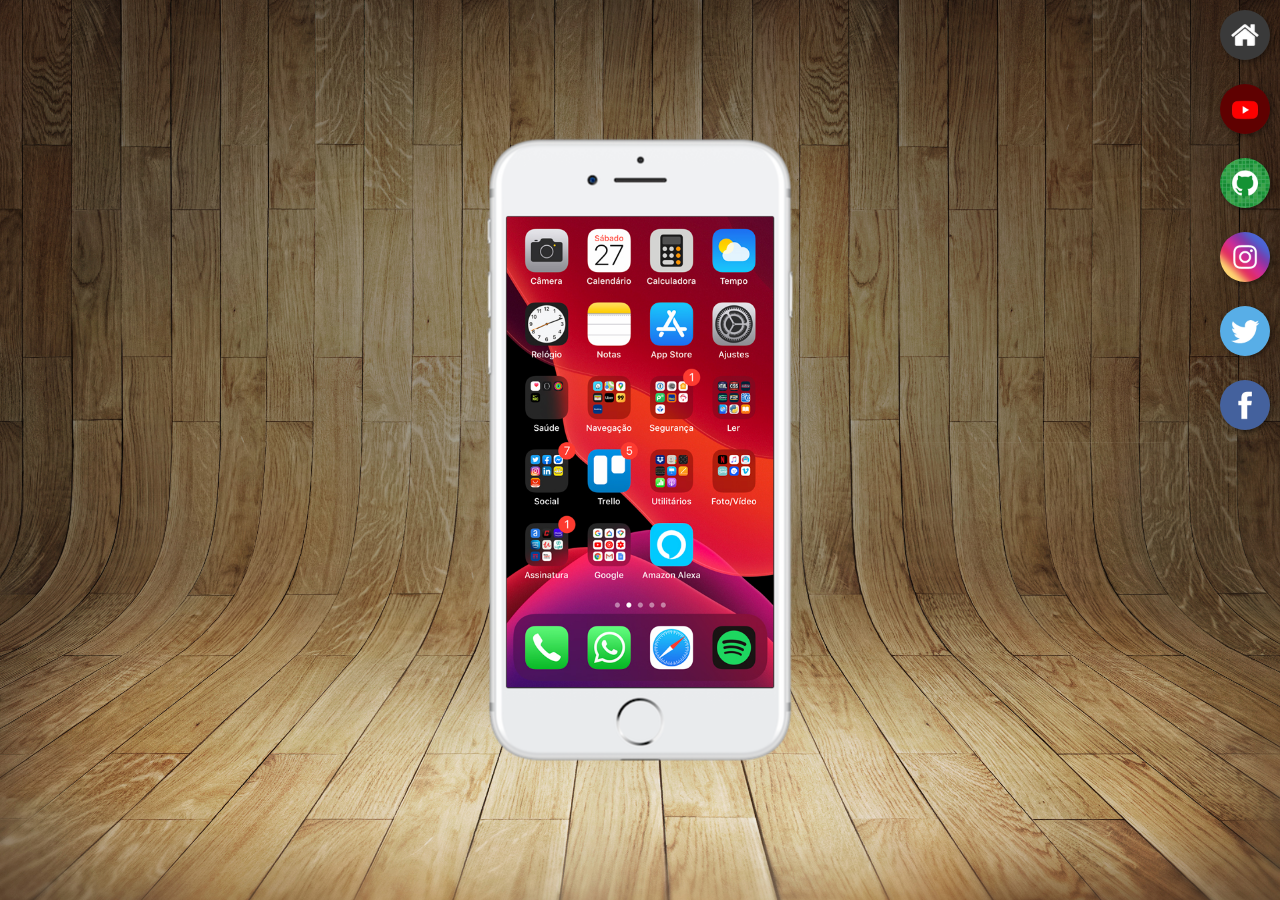
<file: index.html>
<!DOCTYPE html>
<html lang="pt-BR">
  <head>
    <meta charset="UTF-8" />
    <meta http-equiv="X-UA-Compatible" content="IE=edge" />
    <meta name="viewport" content="width=device-width, initial-scale=1.0" />
    <link rel="shortcut icon" href="favicon.ico" type="image/x-icon" />
    <title>Projetos Redes Sociais</title>
    <link rel="stylesheet" href="estilos/style.css" />
  </head>
  <body>
    <main>
      <section id="telefone">
        <iframe src="home.html" name="tela" id="tela" frameborder="0">
          Seu navegador não é compatível com isso.
        </iframe>
      </section>
      <section id="redes-sociais">
        <a href="home.html" target="tela"
          ><img src="imagens/logo-home.jpg" alt="home" /></a
        ><br />
        <a href="youtube.html" target="tela"
          ><img src="imagens/logo-youtube.jpg" alt="YouTube" /></a
        ><br />
        <a href="github.html" target="tela"
          ><img src="imagens/logo-github.jpg" alt="Github" /></a
        ><br />
        <a href="instagram.html" target="tela"
          ><img src="imagens/logo-instagram.jpg" alt="Instagram" /></a
        ><br />
        <a href="twitter.html" target="tela"
          ><img src="imagens/logo-twitter.jpg" alt="Twitter" /></a
        ><br />
        <a href="facebook.html" target="tela"
          ><img src="imagens/logo-facebook.jpg" alt="Facebook"
        /></a>
      </section>
    </main>
  </body>
</html>
</file>
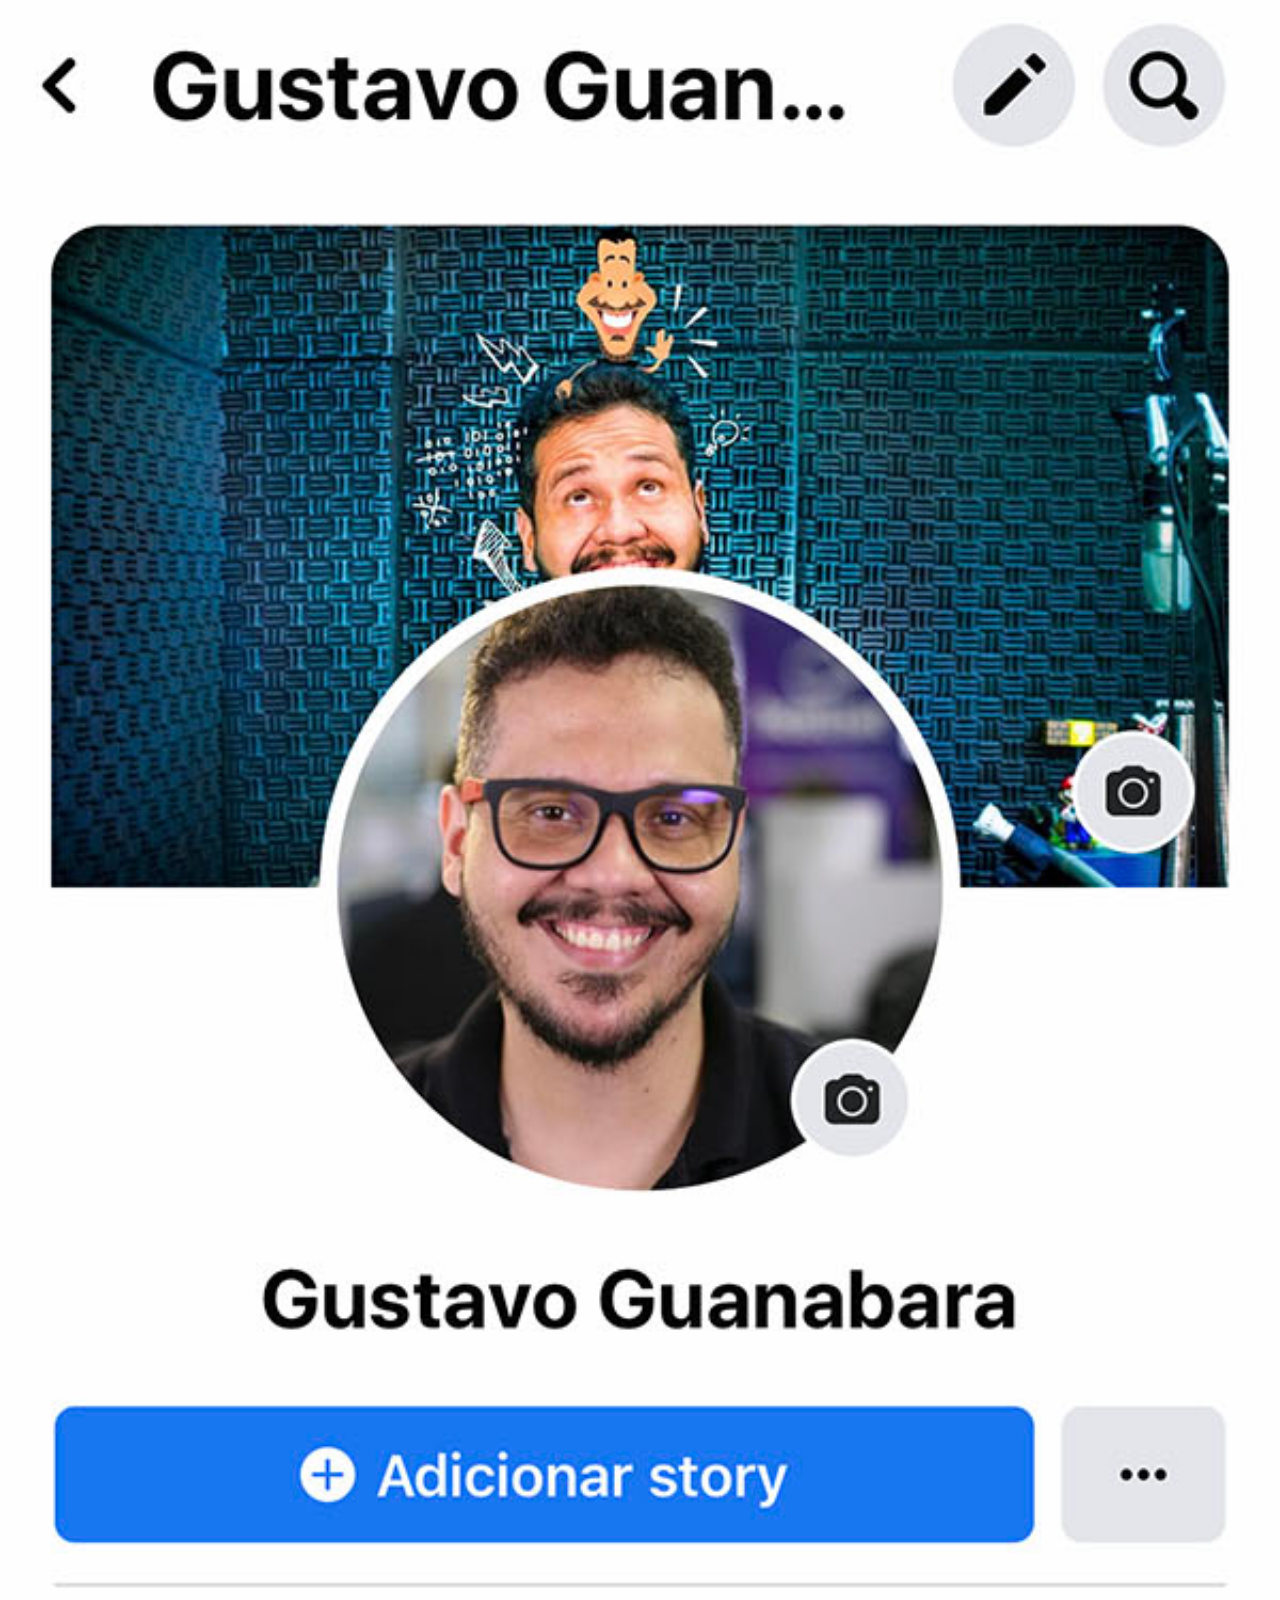
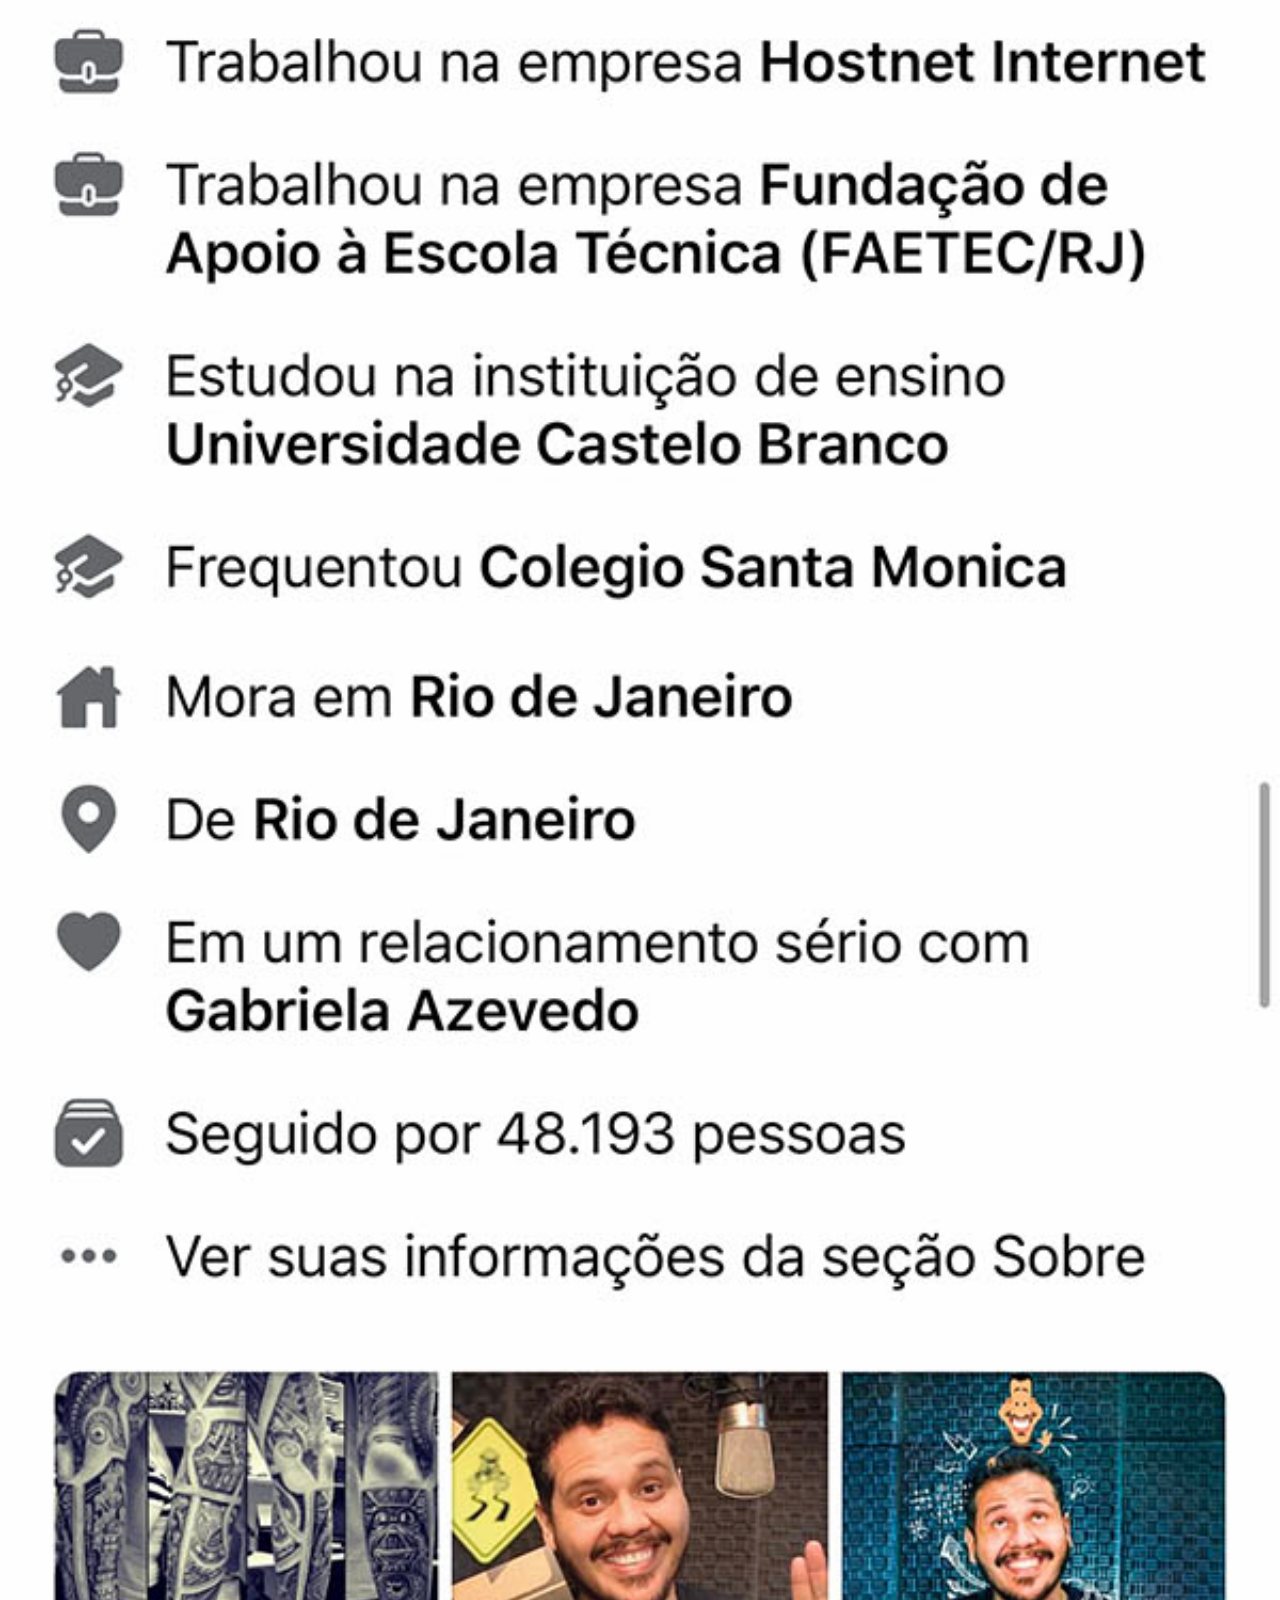
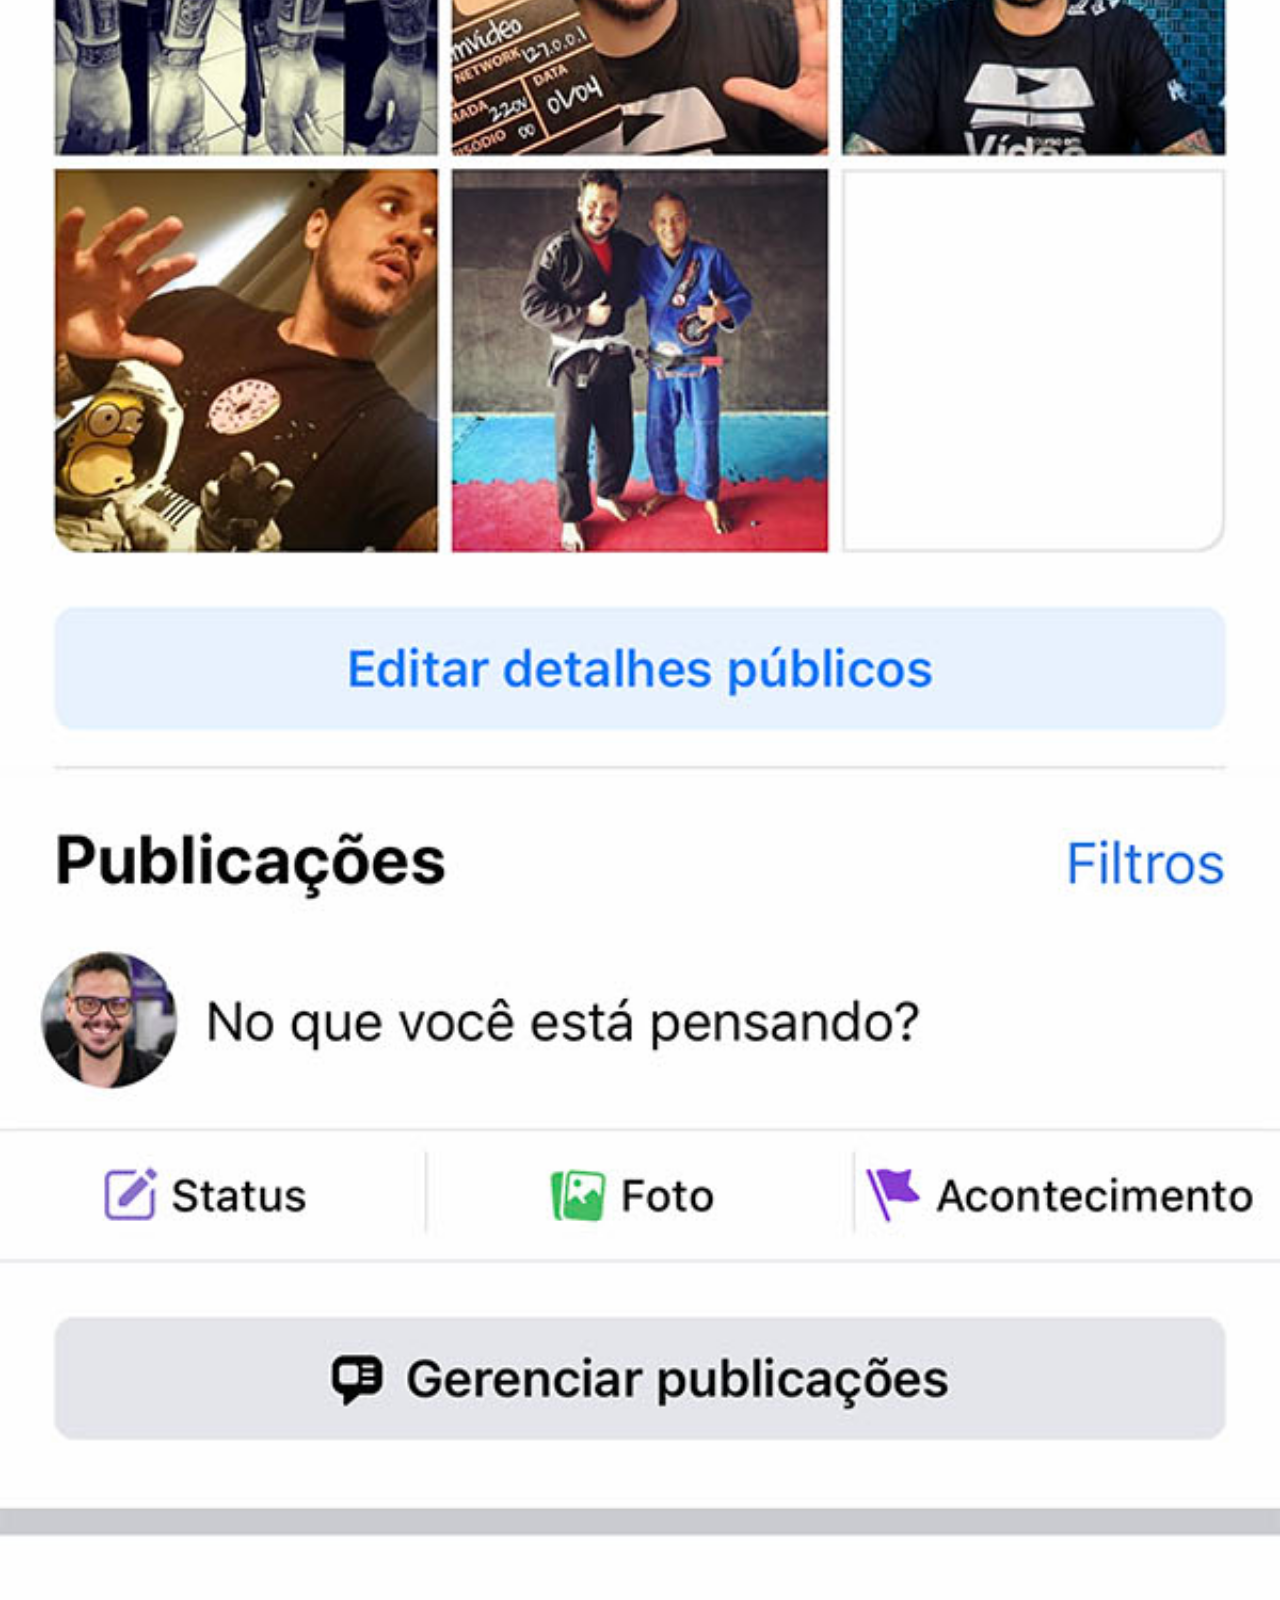
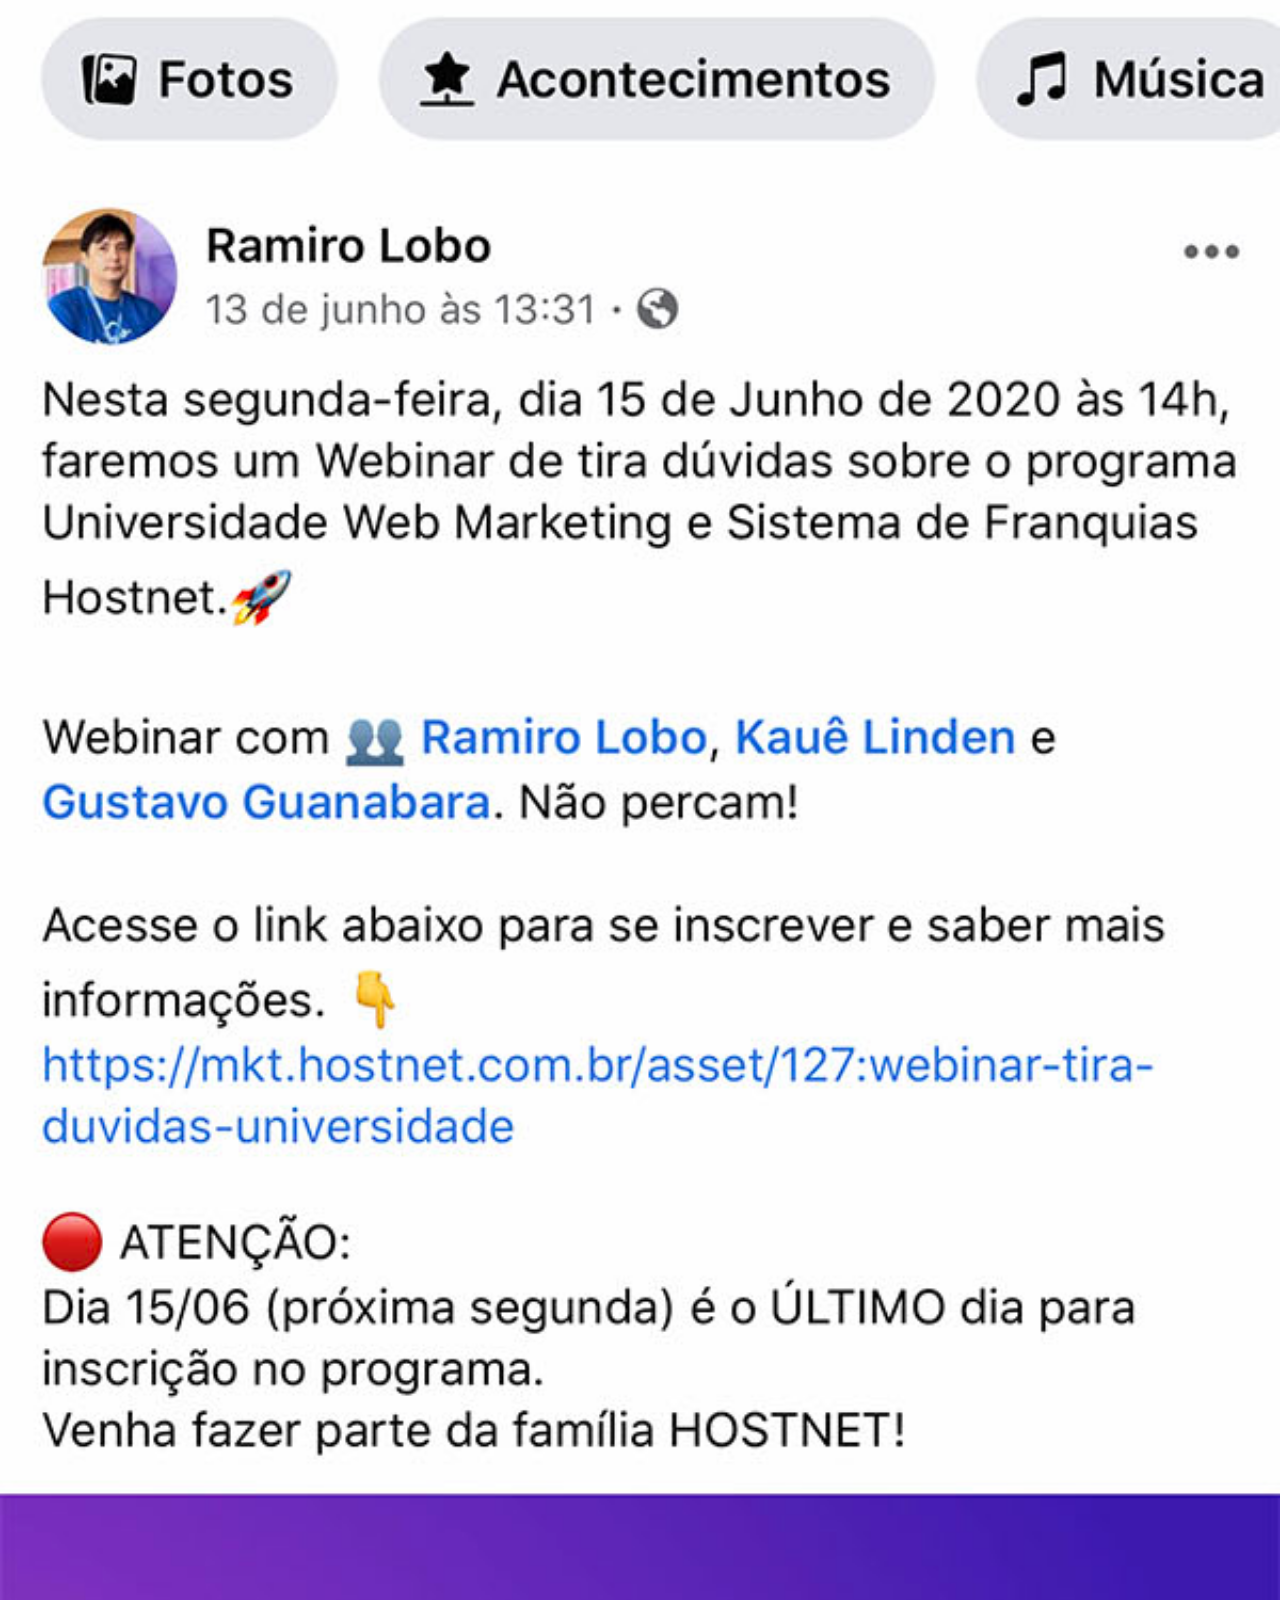
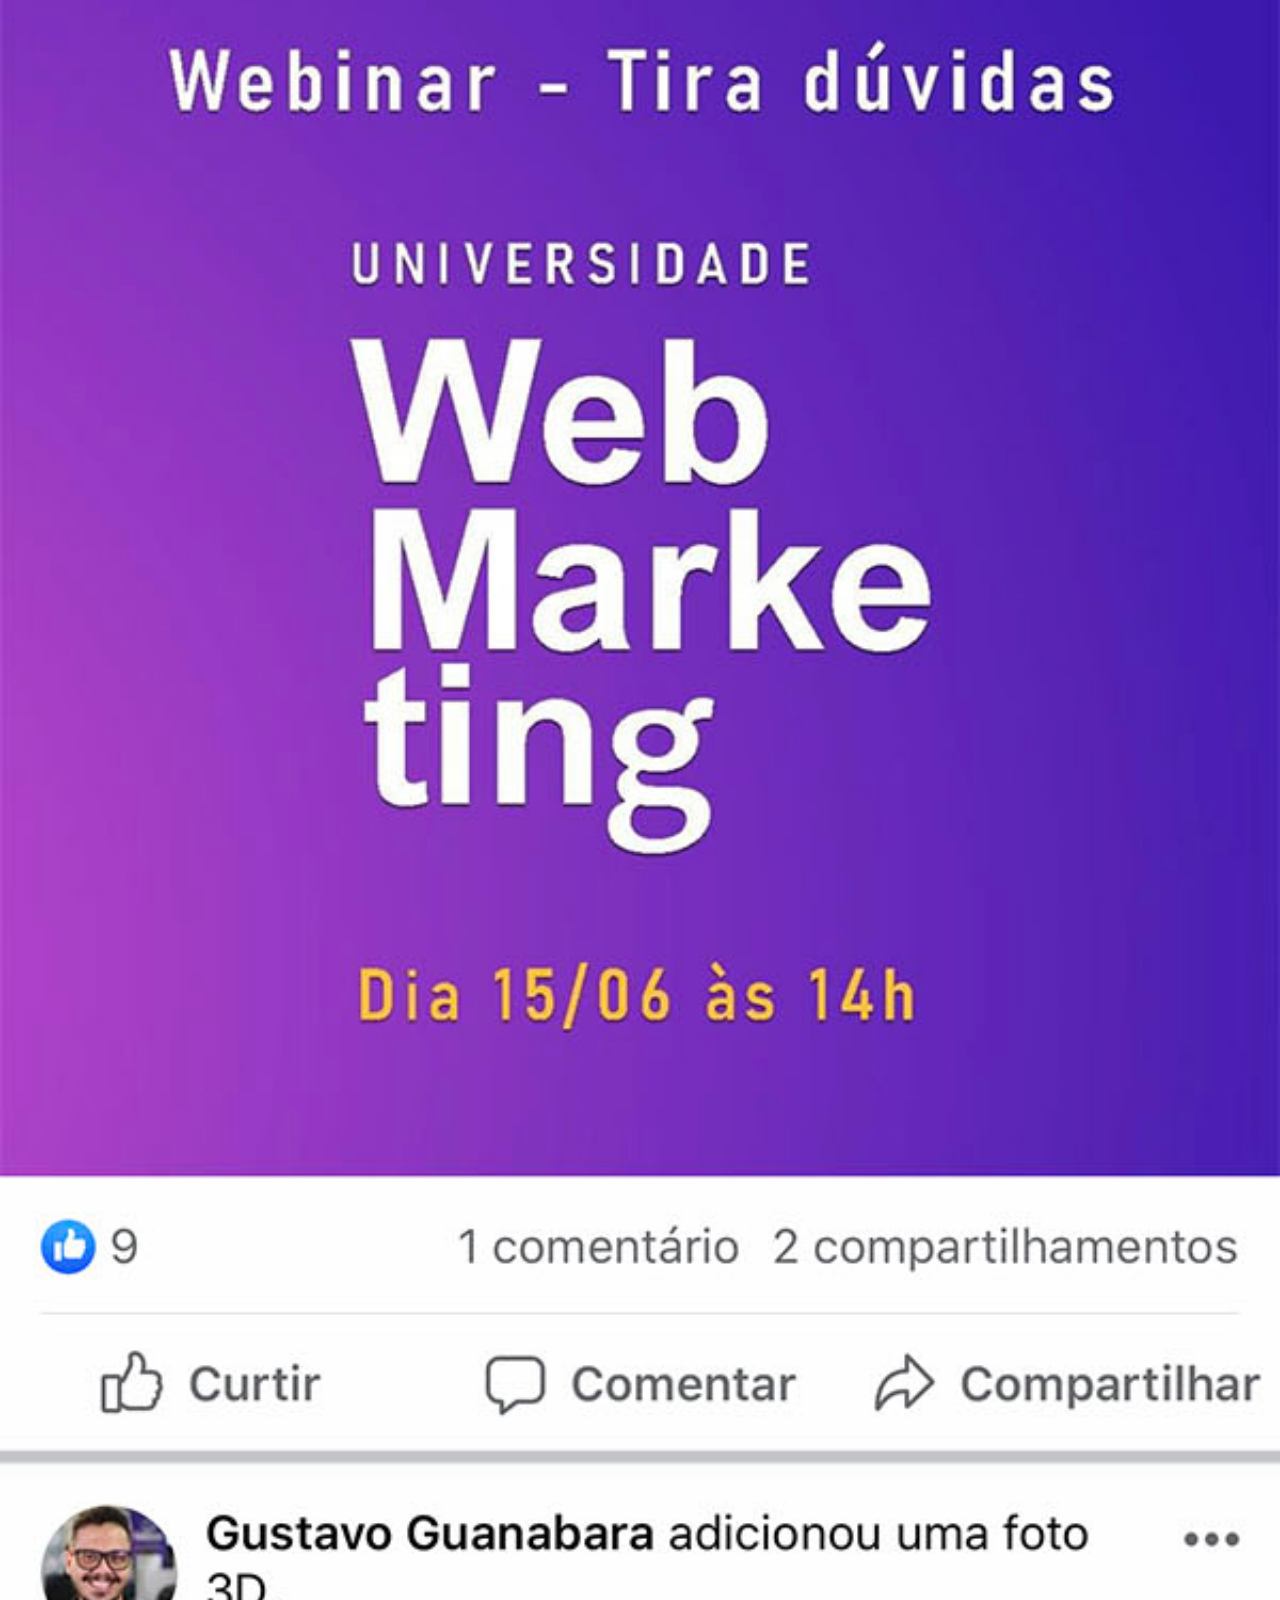
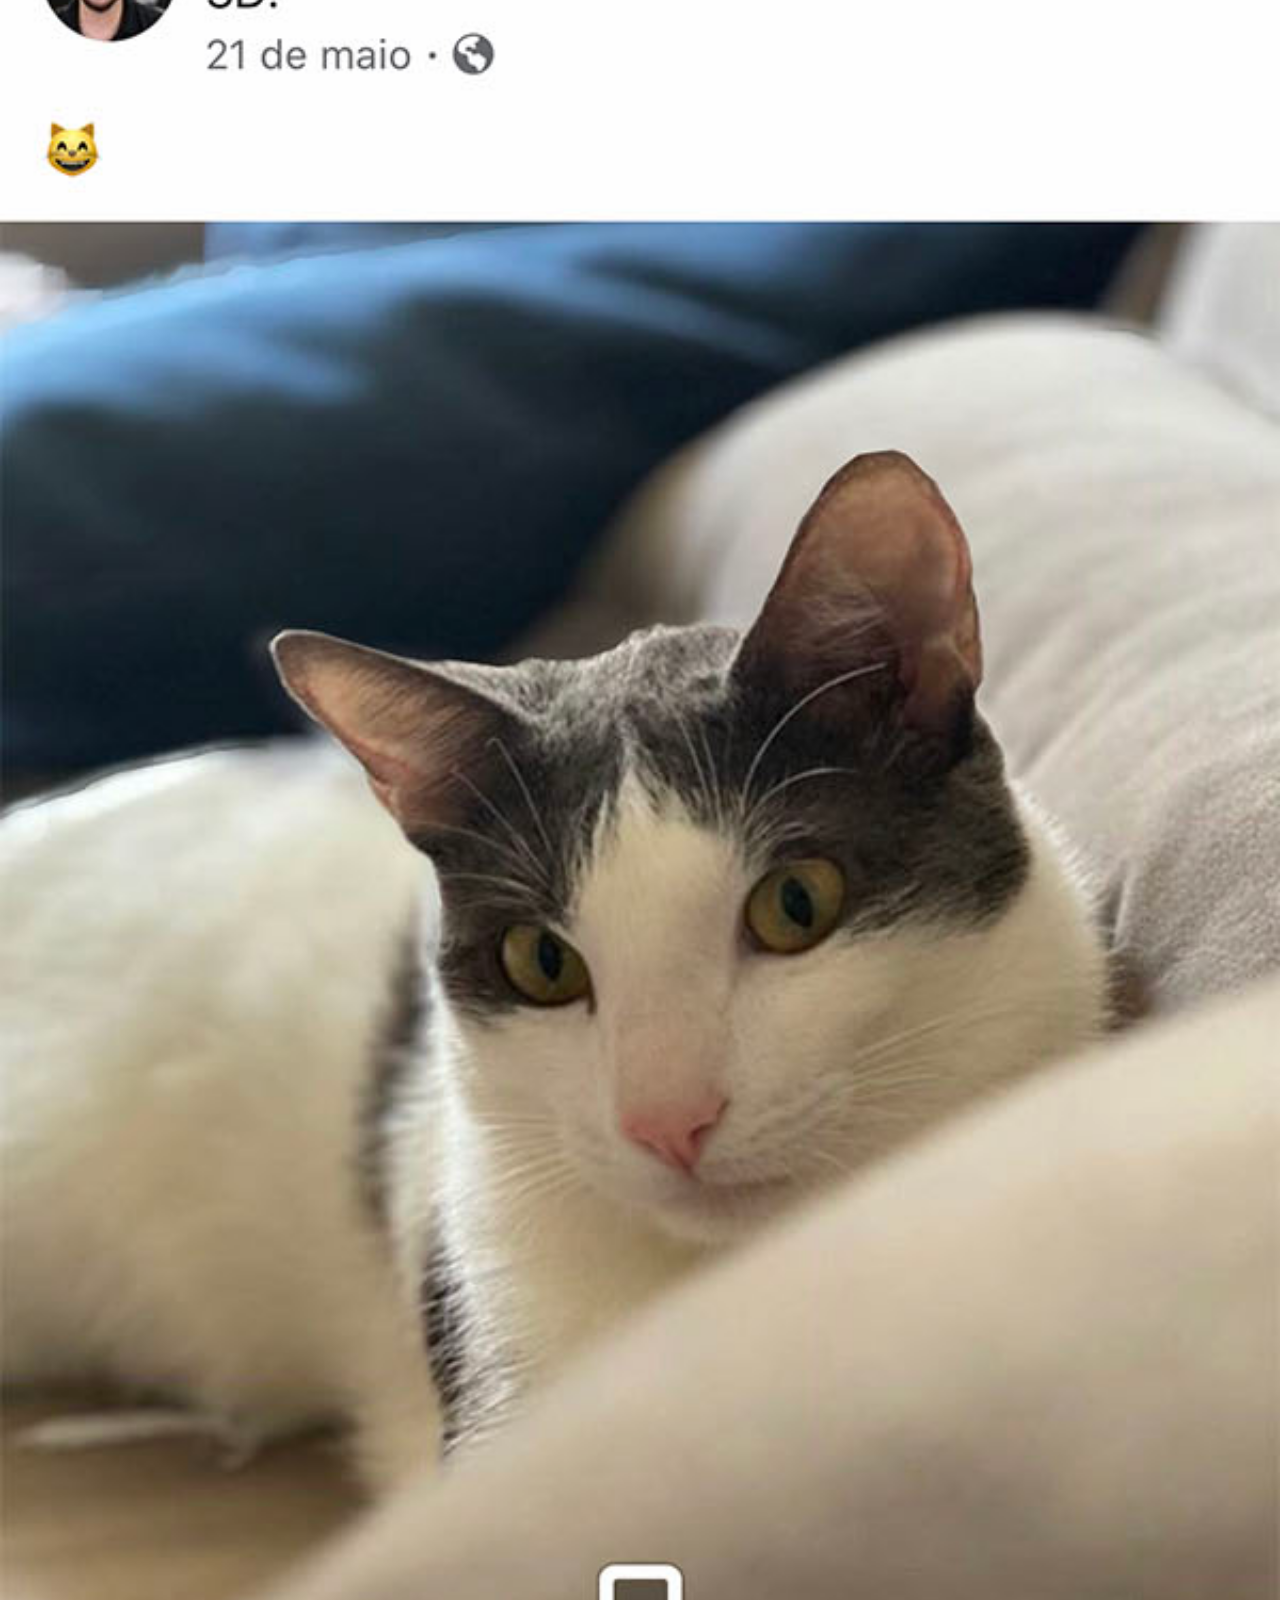
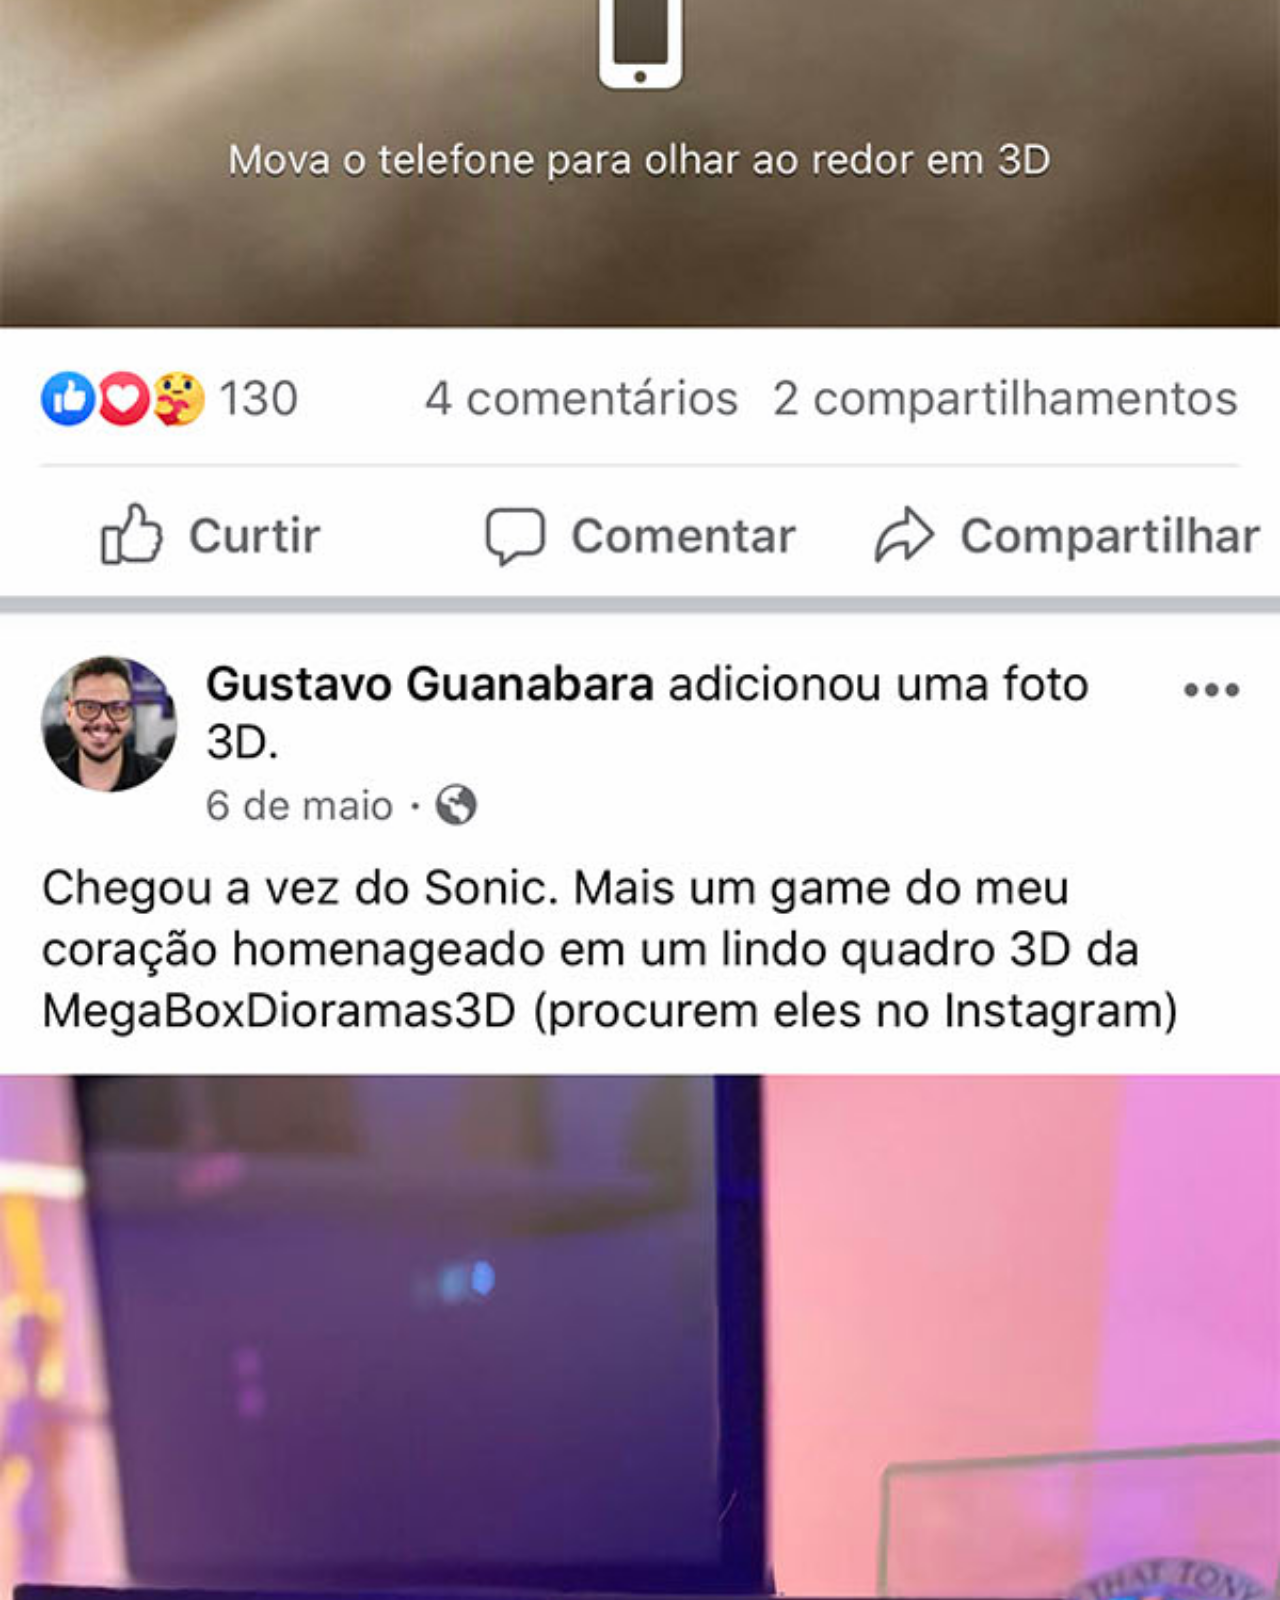
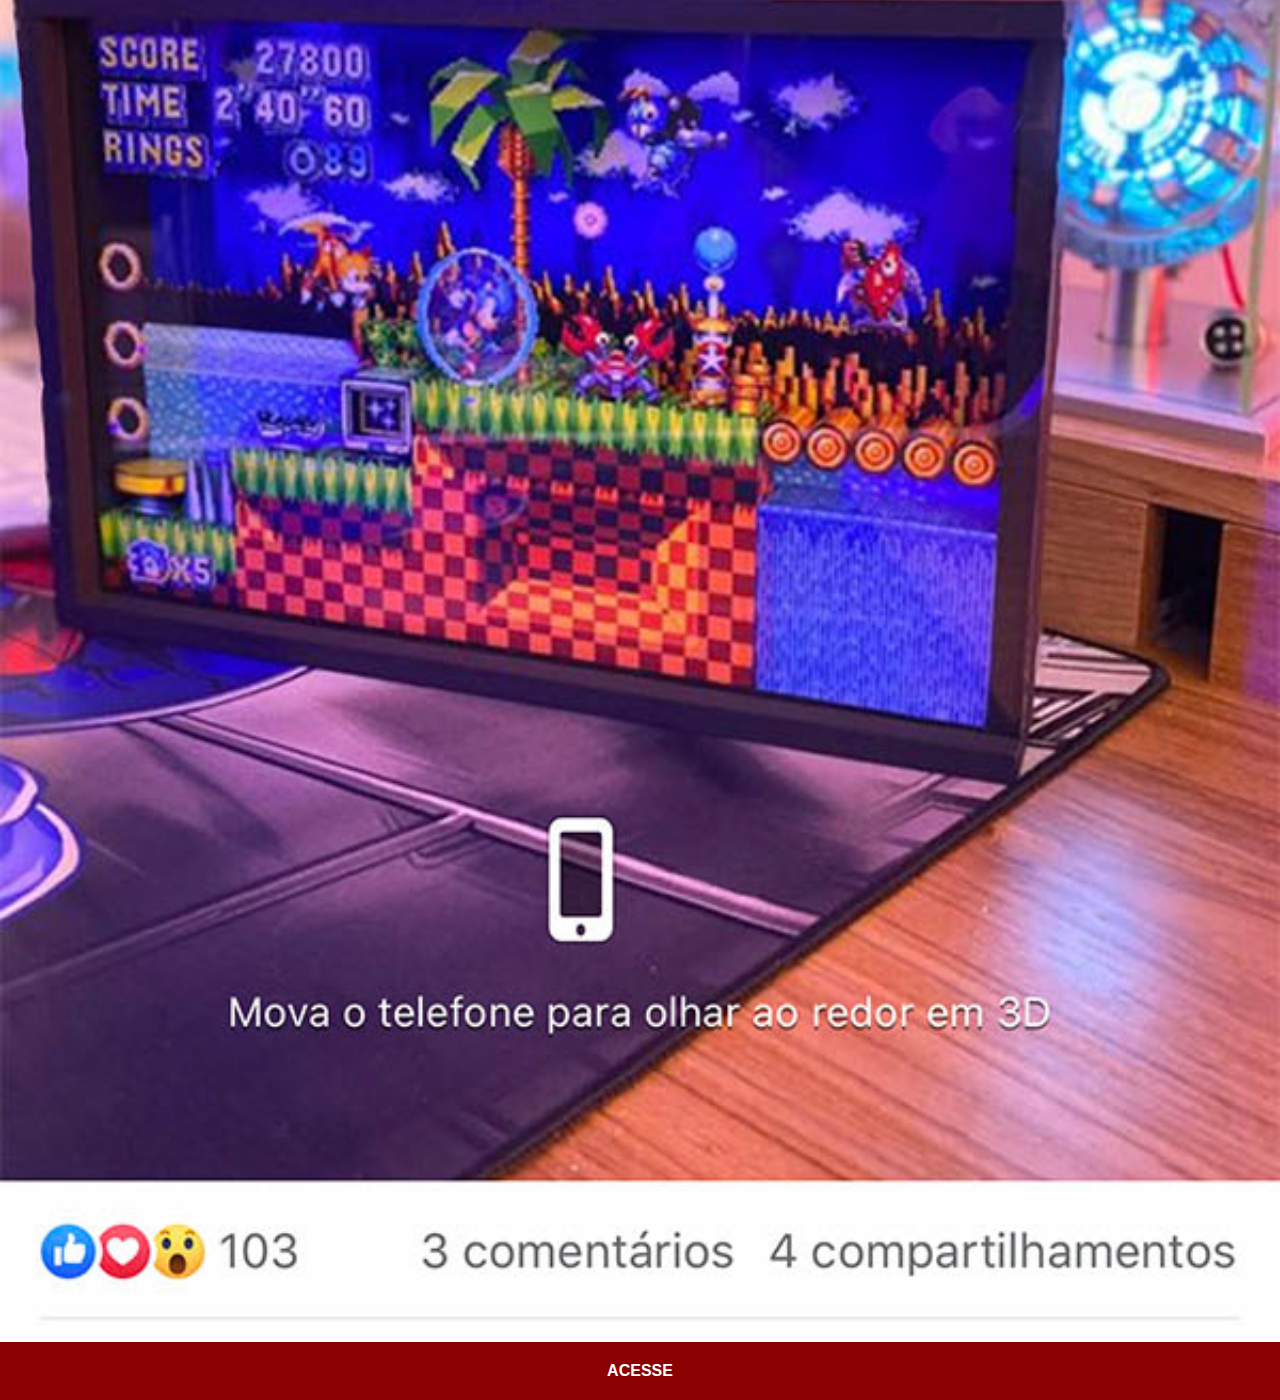
<file: facebook.html>
<!DOCTYPE html>
<html lang="en">
  <head>
    <meta charset="UTF-8" />
    <meta http-equiv="X-UA-Compatible" content="IE=edge" />
    <meta name="viewport" content="width=device-width, initial-scale=1.0" />
    <title>Facebook</title>
    <link rel="stylesheet" href="estilos/social.css" />
  </head>
  <body>
    <img src="imagens/tela-facebook.jpg" alt="Facebook" />
    <a
      href="https://www.facebook.com/gustavoguanabara/?locale=pt_BR"
      target="_blank
    "
      >ACESSE</a
    >
  </body>
</html>
</file>
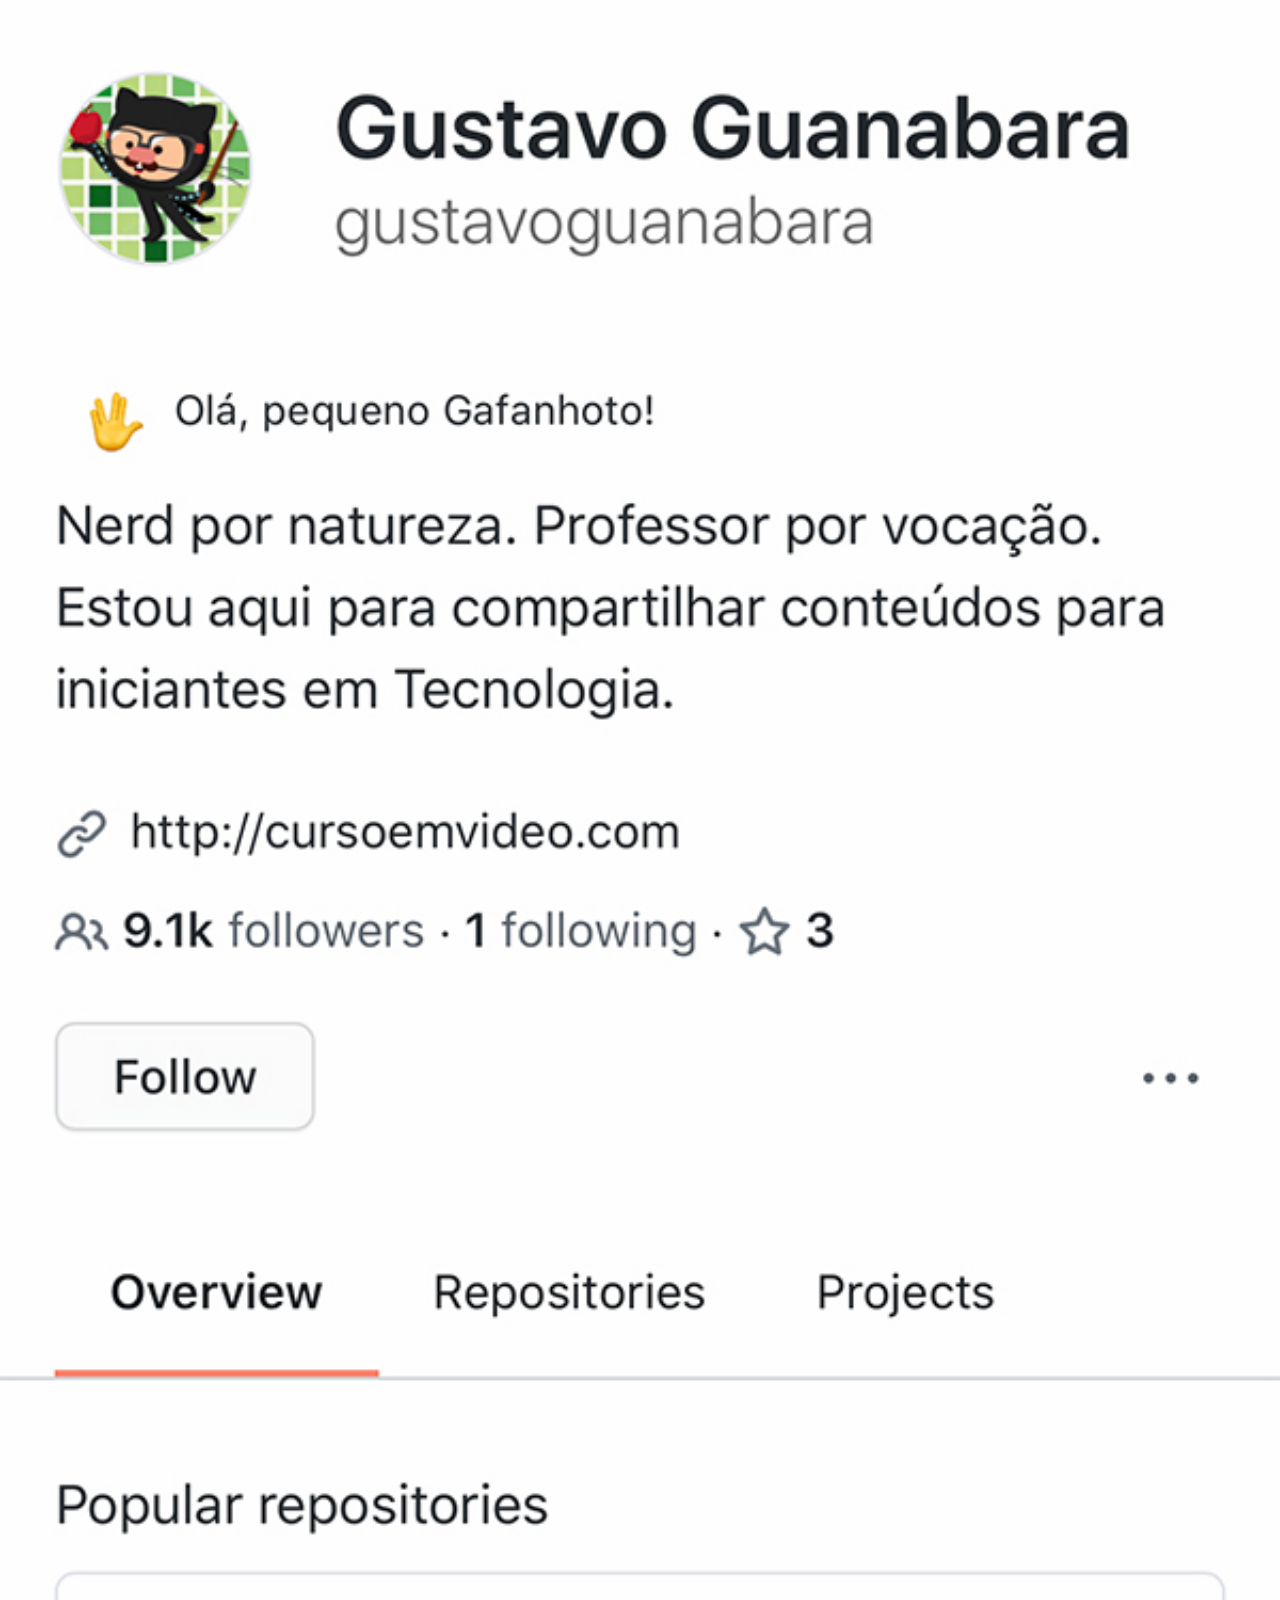
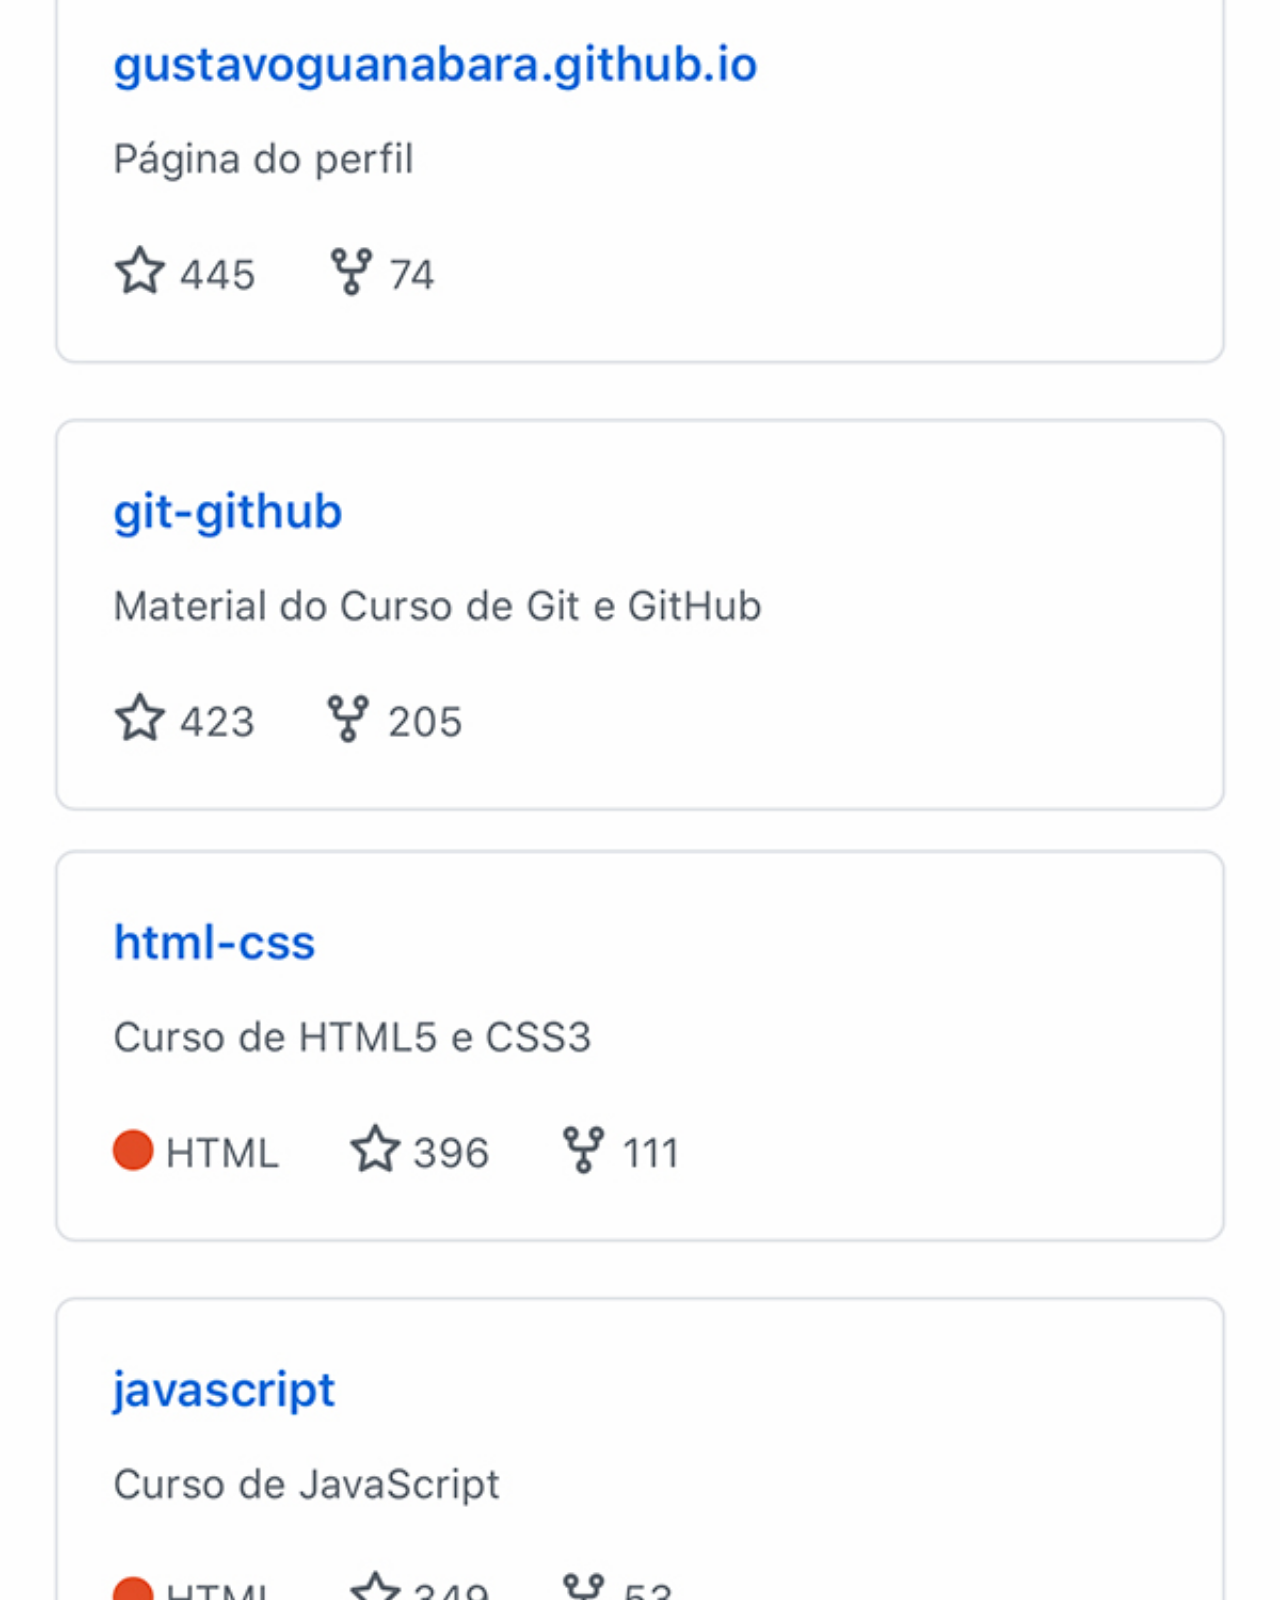
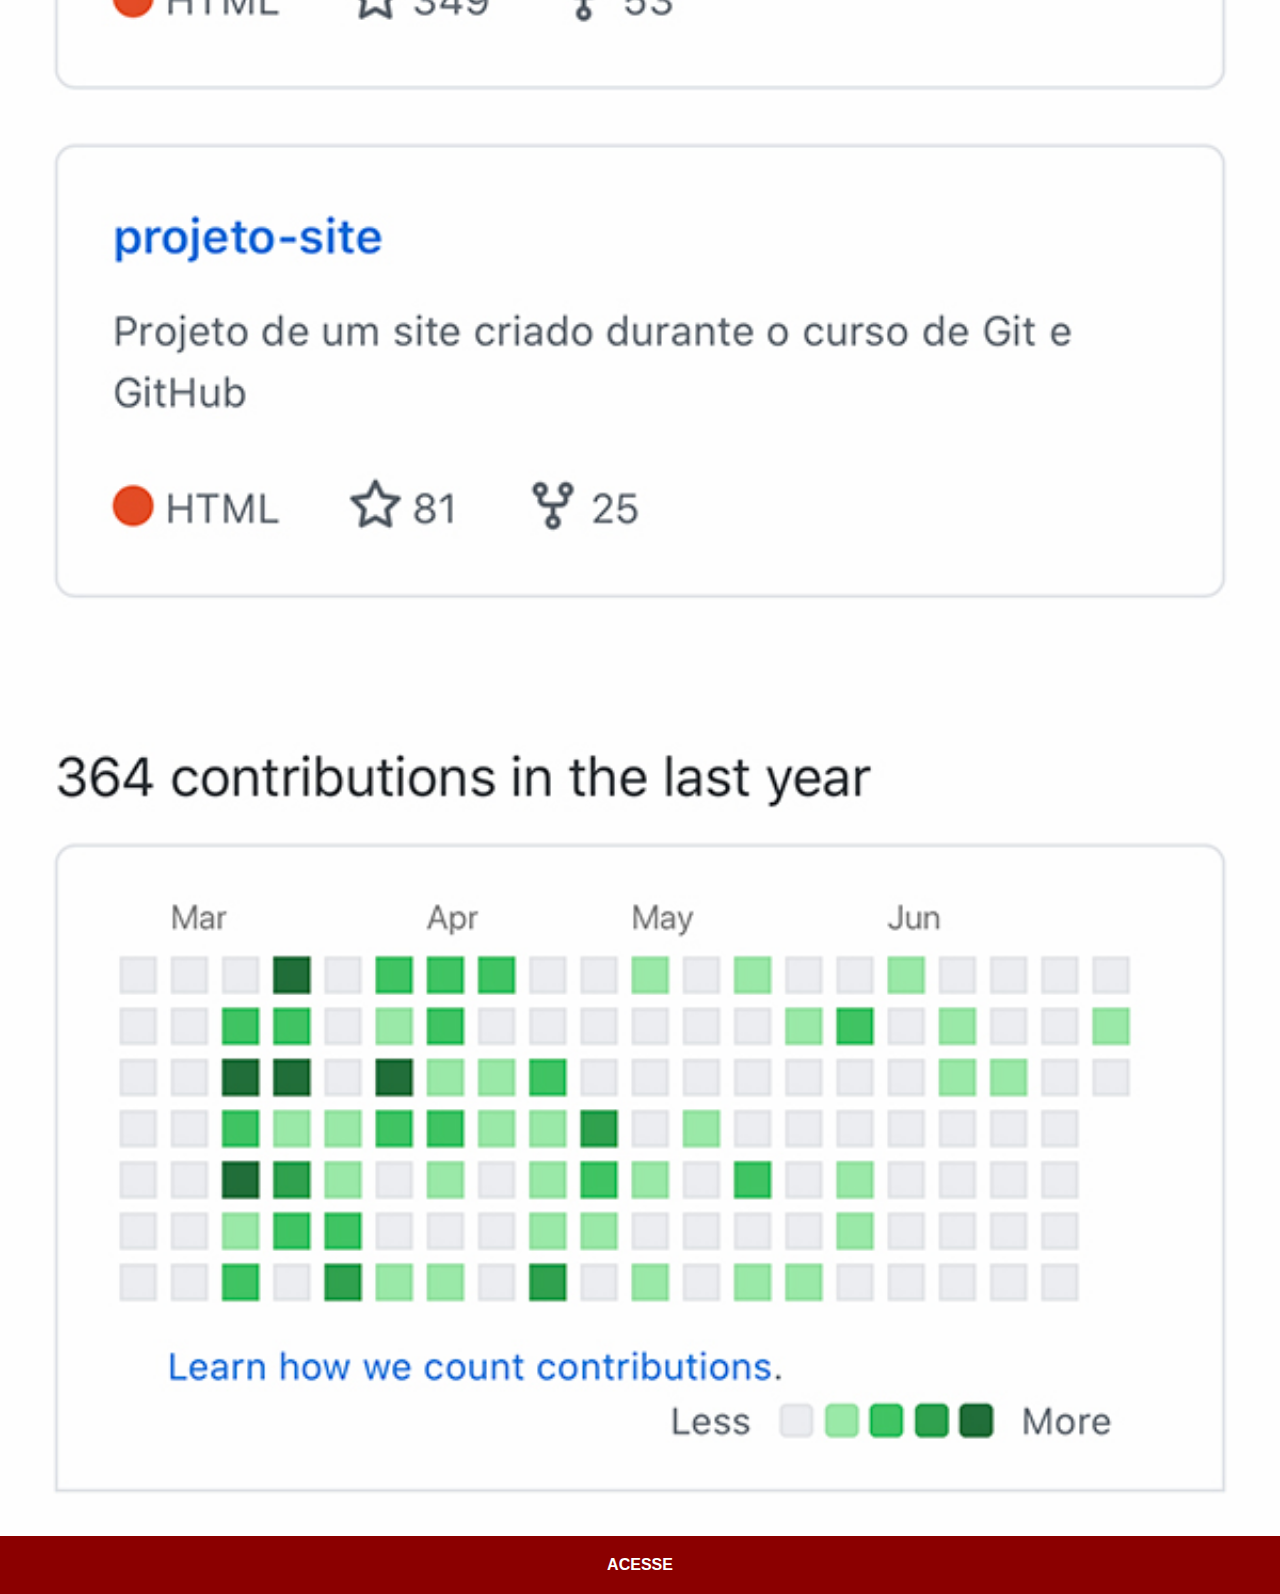
<file: github.html>
<!DOCTYPE html>
<html lang="pt-br">
  <head>
    <meta charset="UTF-8" />
    <meta http-equiv="X-UA-Compatible" content="IE=edge" />
    <meta name="viewport" content="width=device-width, initial-scale=1.0" />
    <title>YouTube</title>
    <link rel="stylesheet" href="estilos/social.css" />
  </head>
  <body>
    <img src="imagens/tela-github.jpg" alt="GitHub" />
    <a href="https://github.com/gustavoguanabara" target="blank">ACESSE</a>
  </body>
</html>
</file>
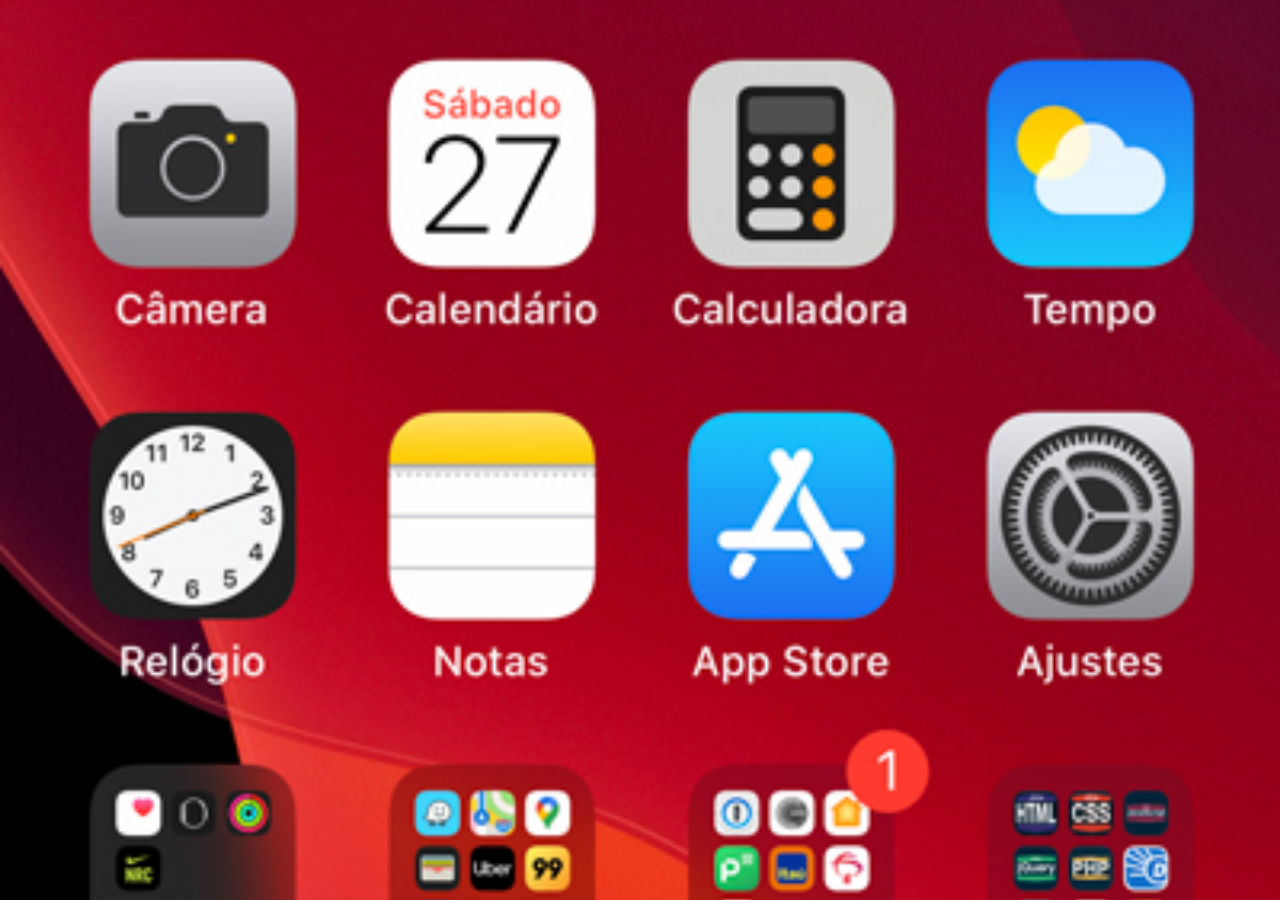
<file: home.html>
<!DOCTYPE html>
<html lang="pt-BR">
  <head>
    <meta charset="UTF-8" />
    <meta http-equiv="X-UA-Compatible" content="IE=edge" />
    <meta name="viewport" content="width=device-width, initial-scale=1.0" />
    <title>Home</title>
  </head>
  <style>
    * {
      margin: 0px;
      padding: 0px;
    }

    body {
      width: 100vw;
      height: 100vh;
      background: black url('imagens/tela-home.jpg') no-repeat top center;
      background-size: cover;
    }
  </style>
  <body></body>
</html>
</file>
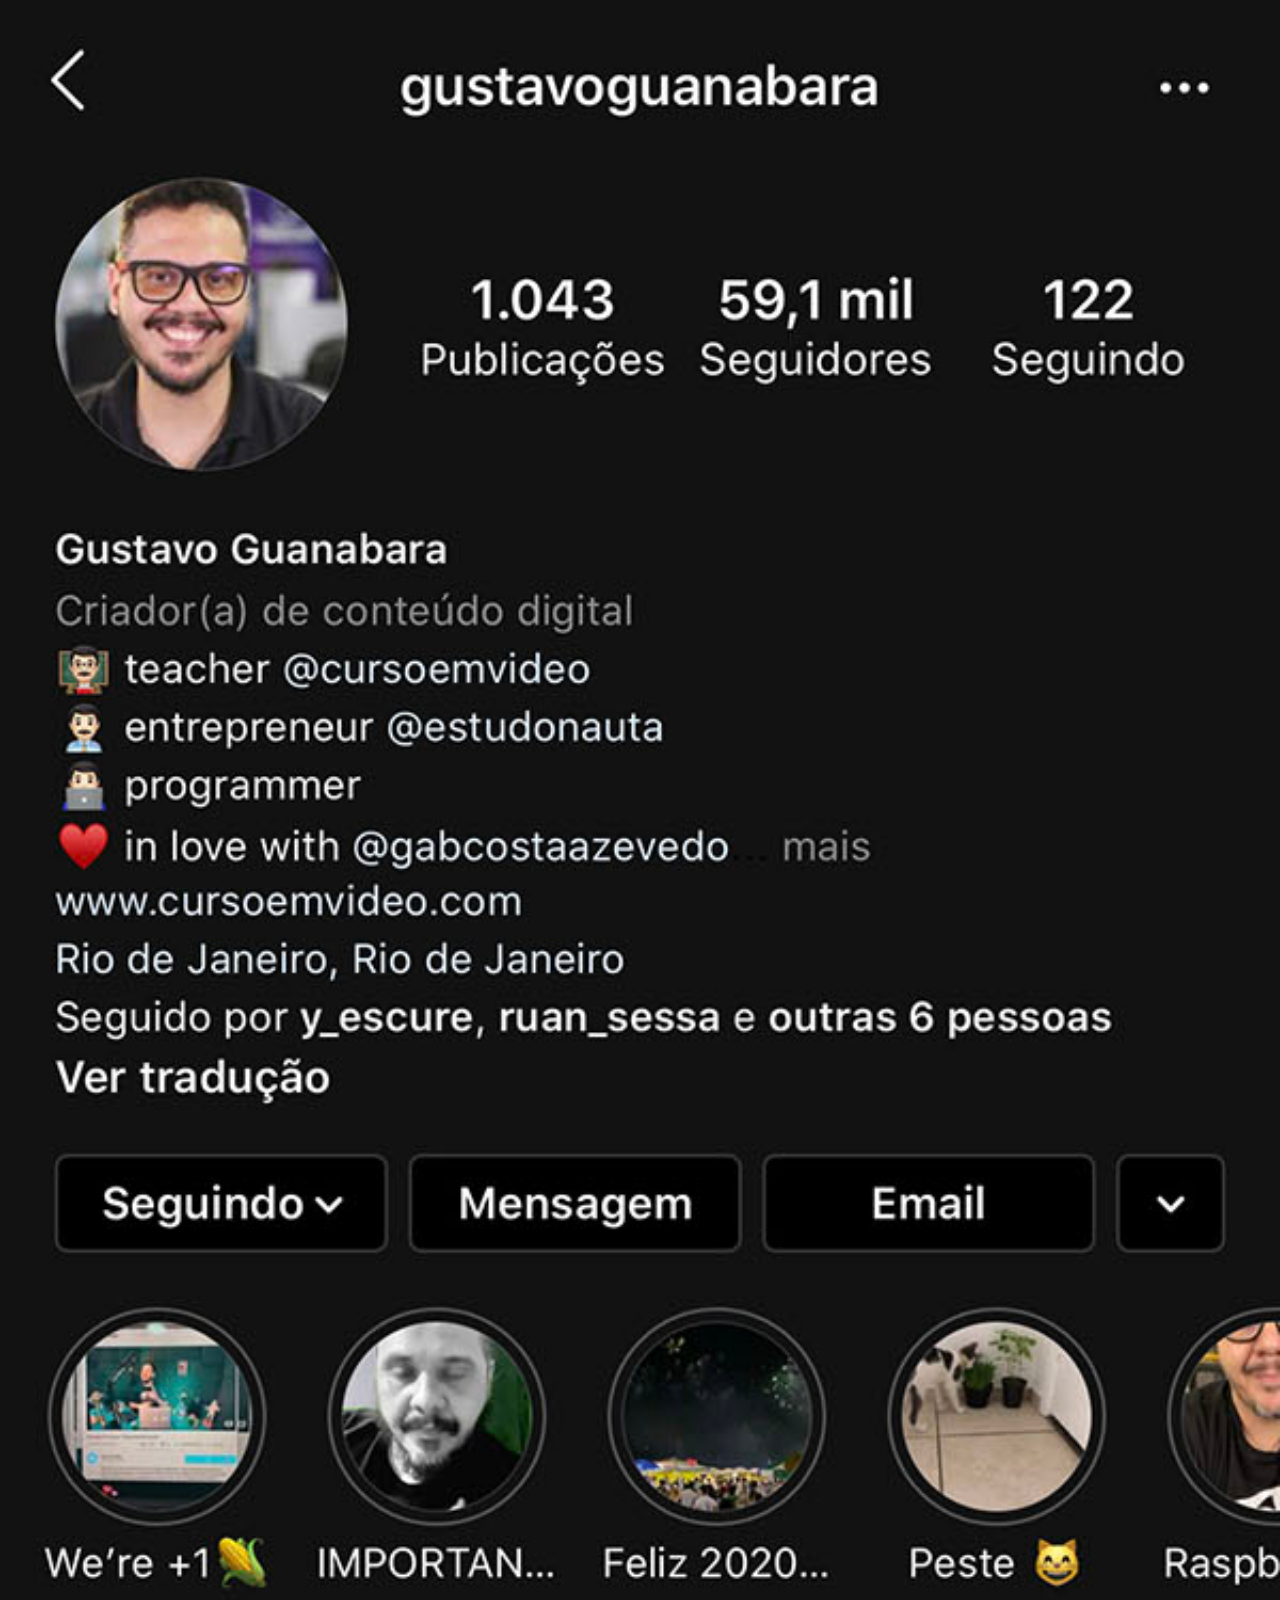
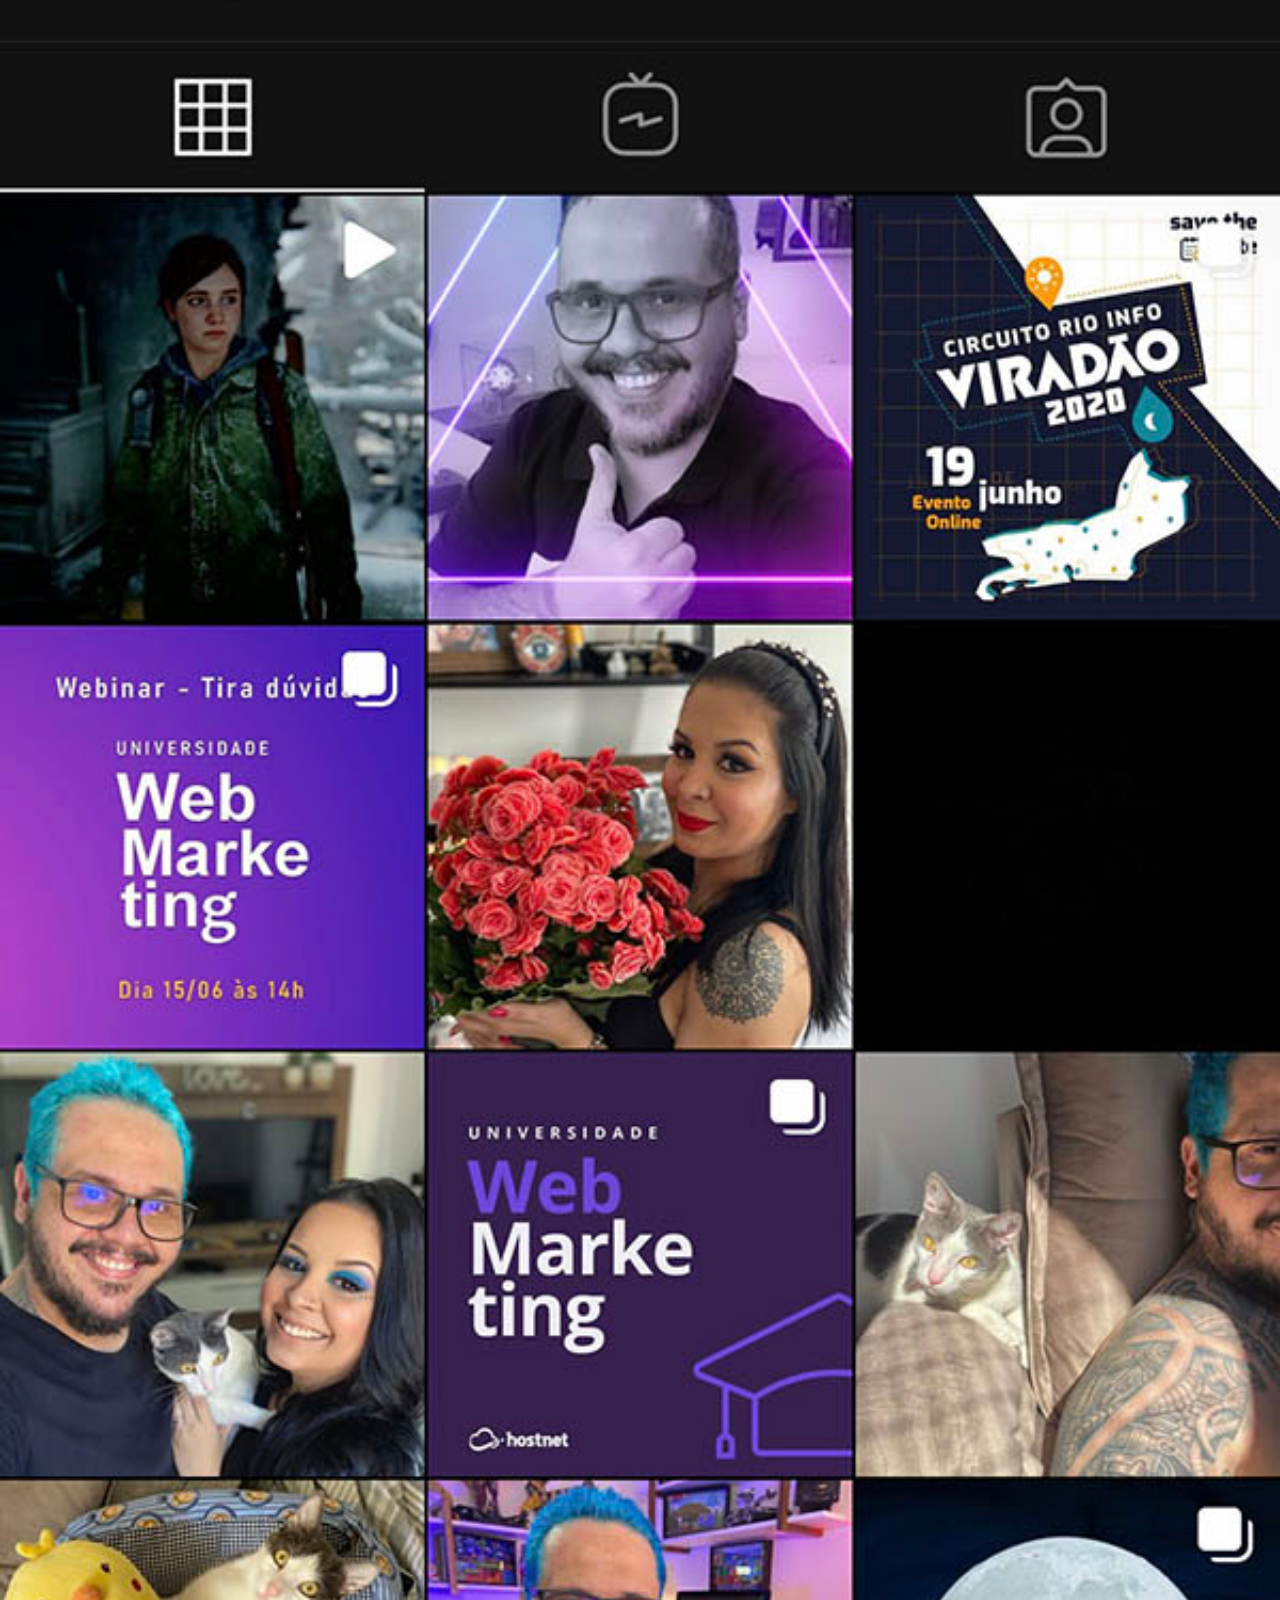
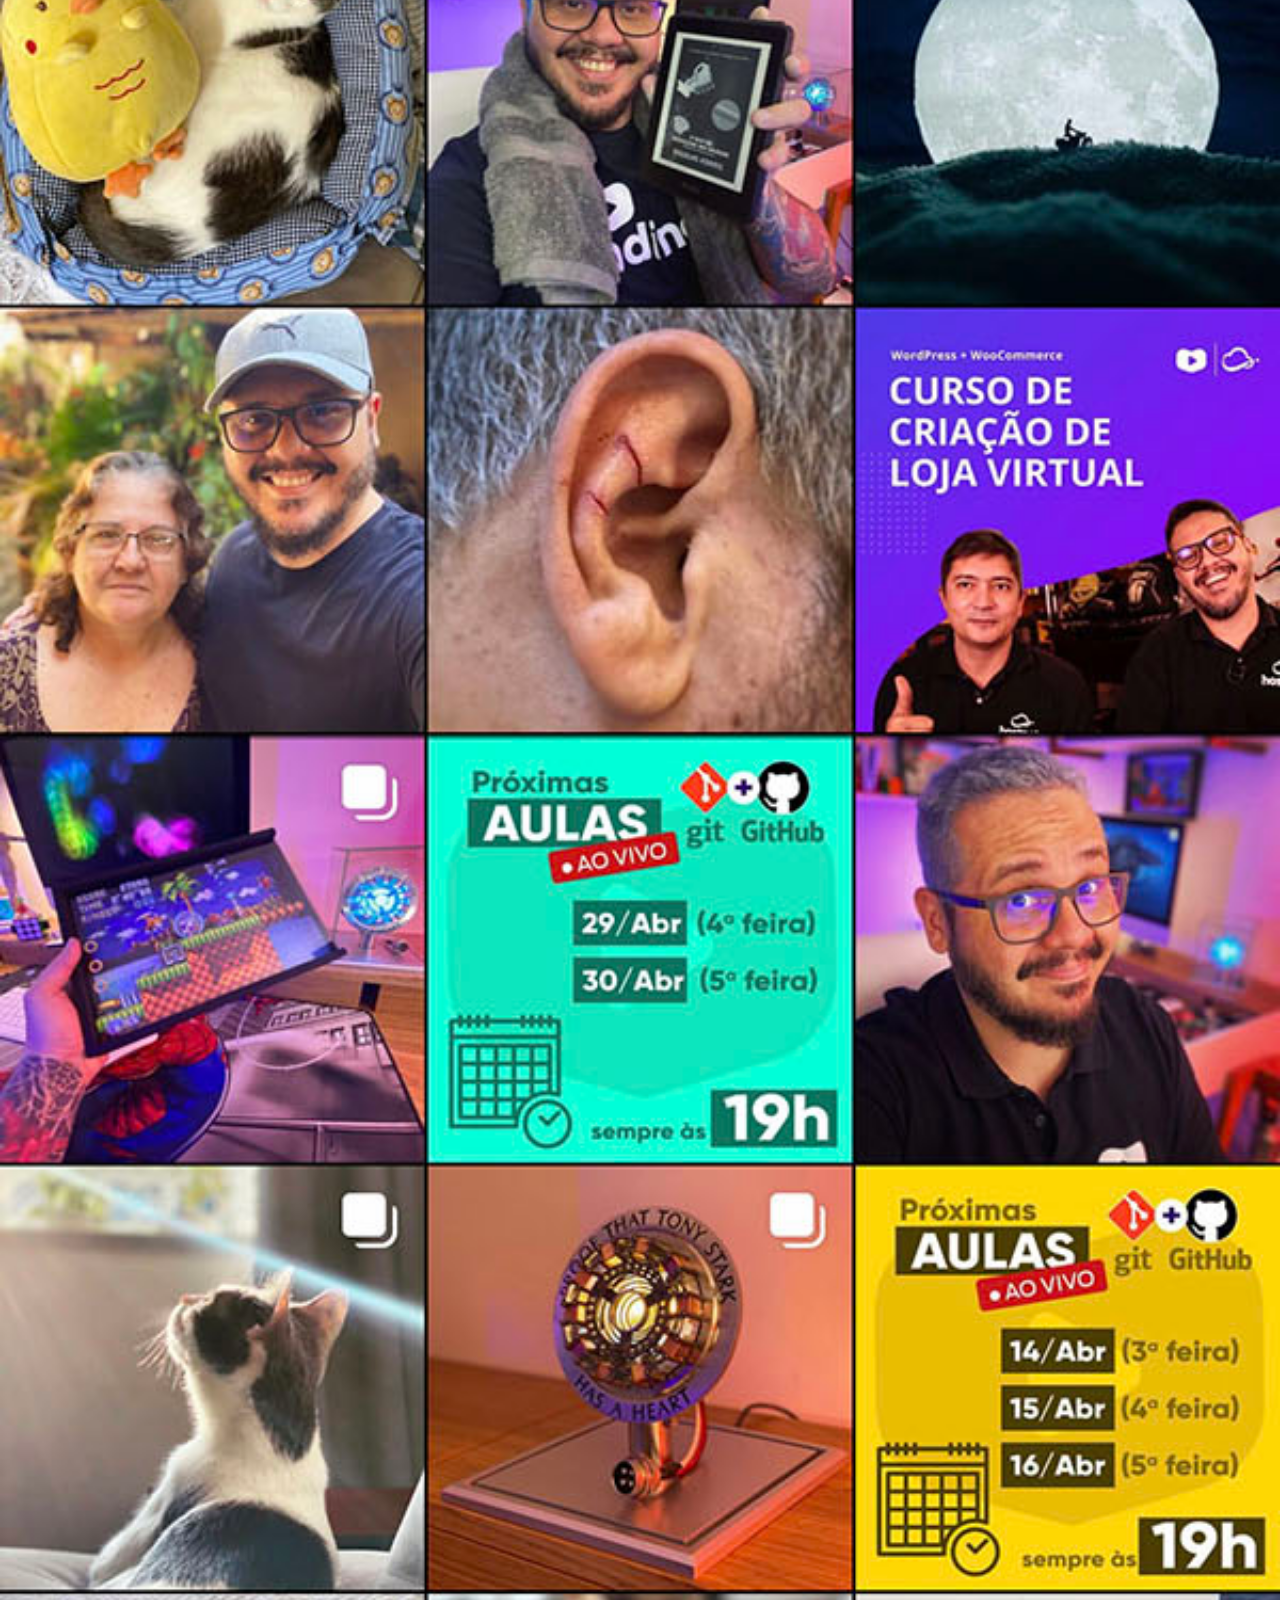
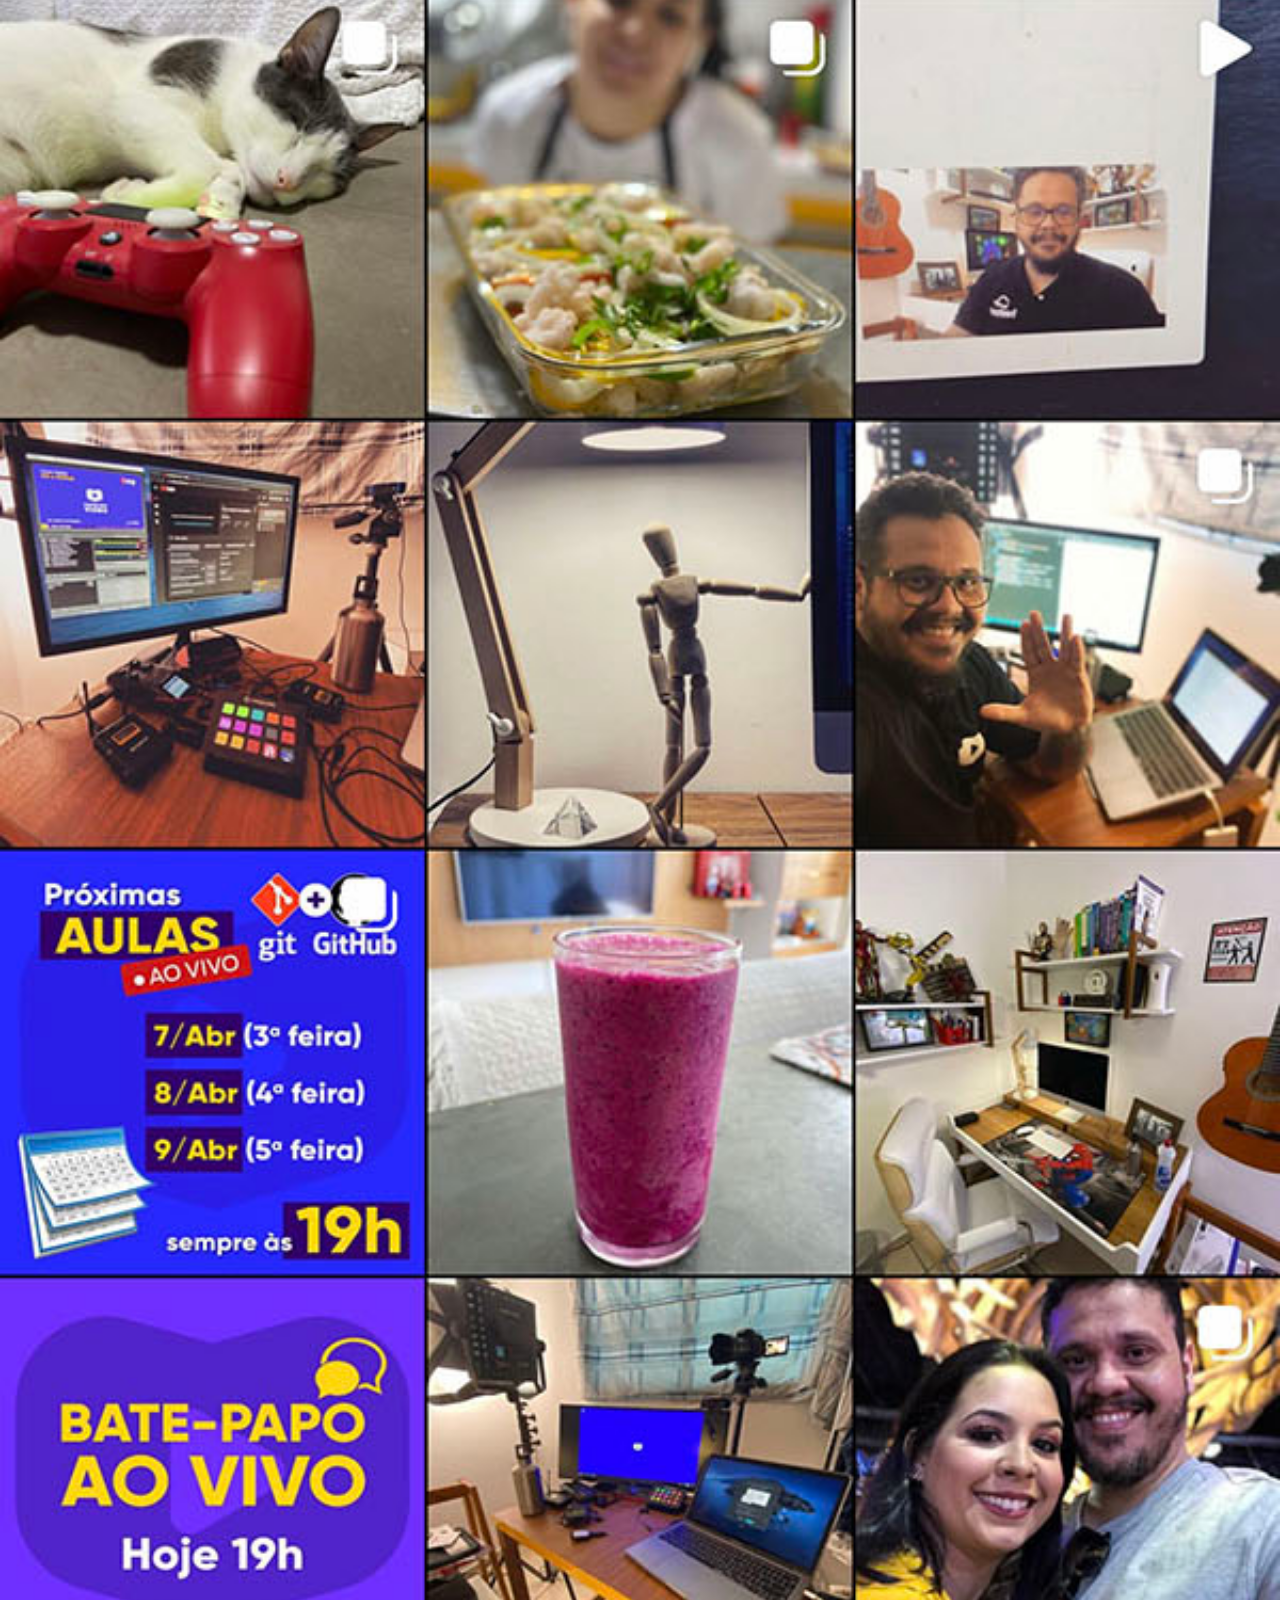
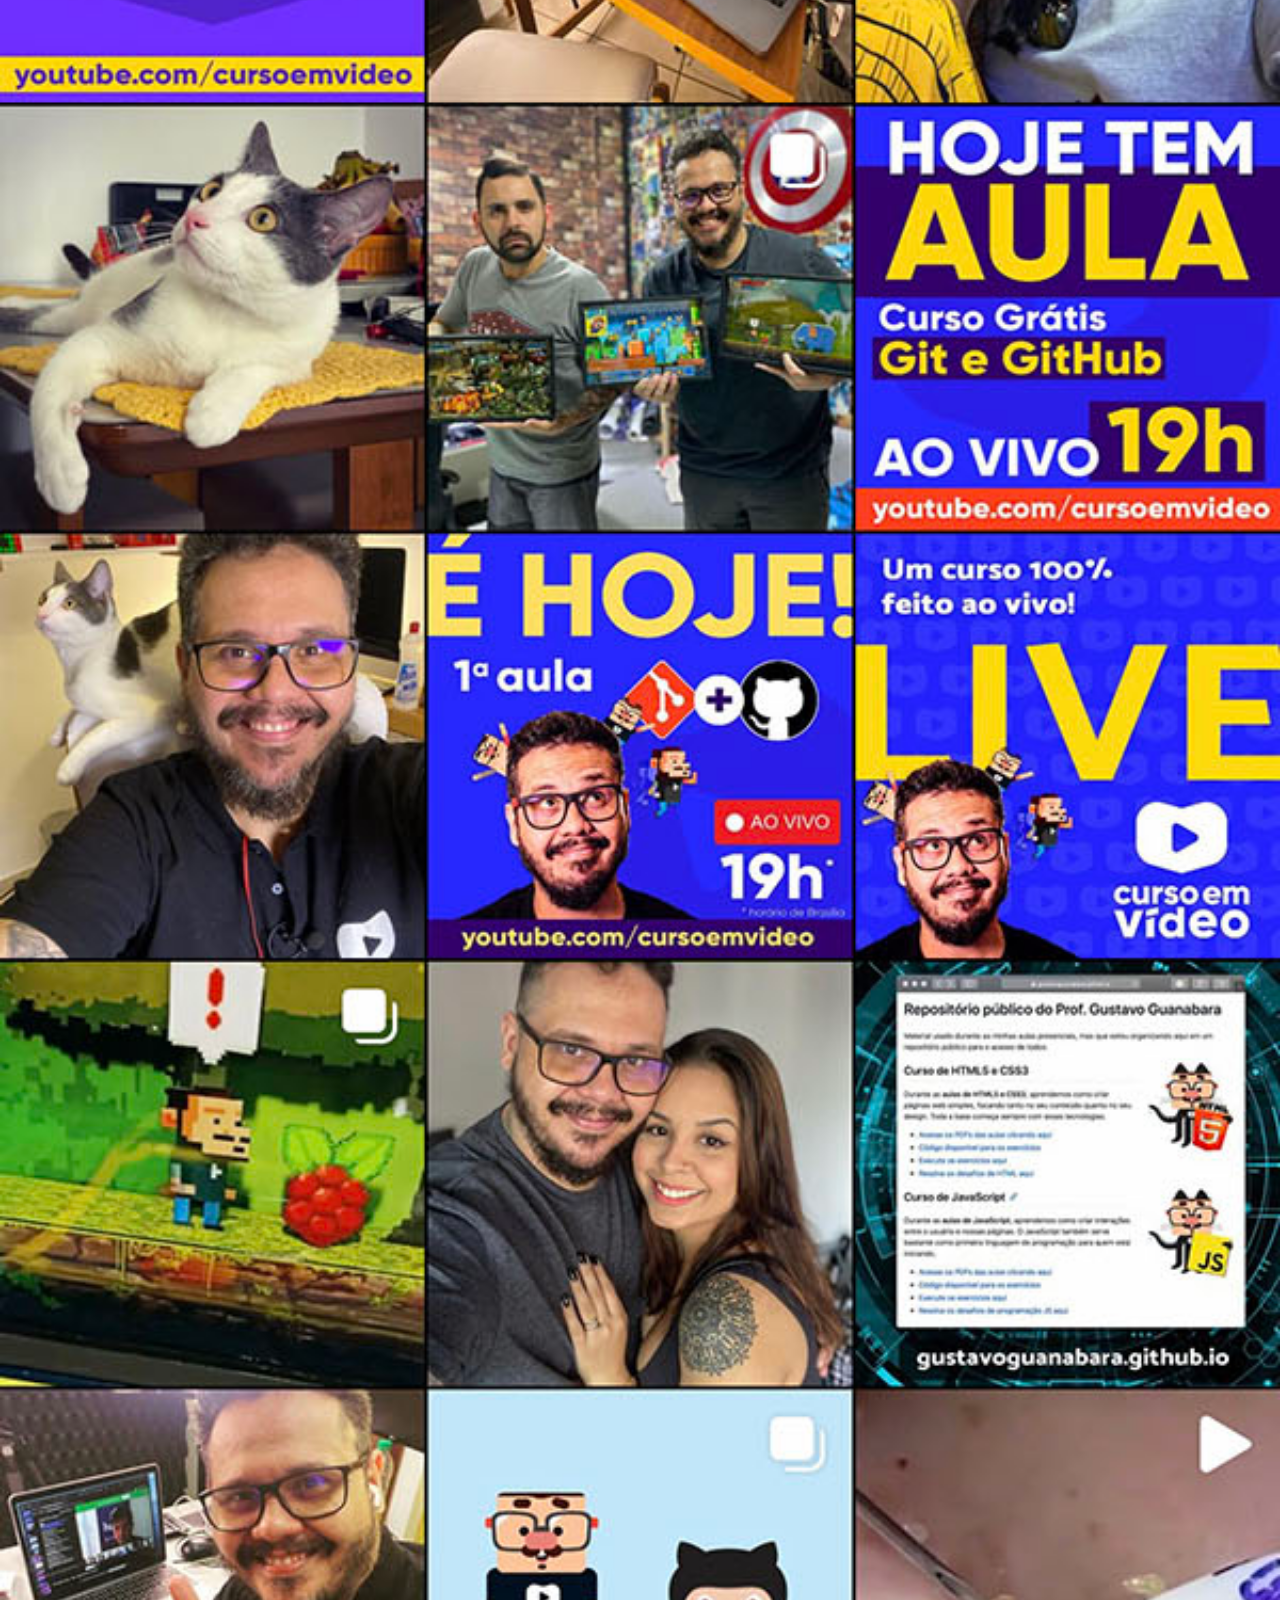
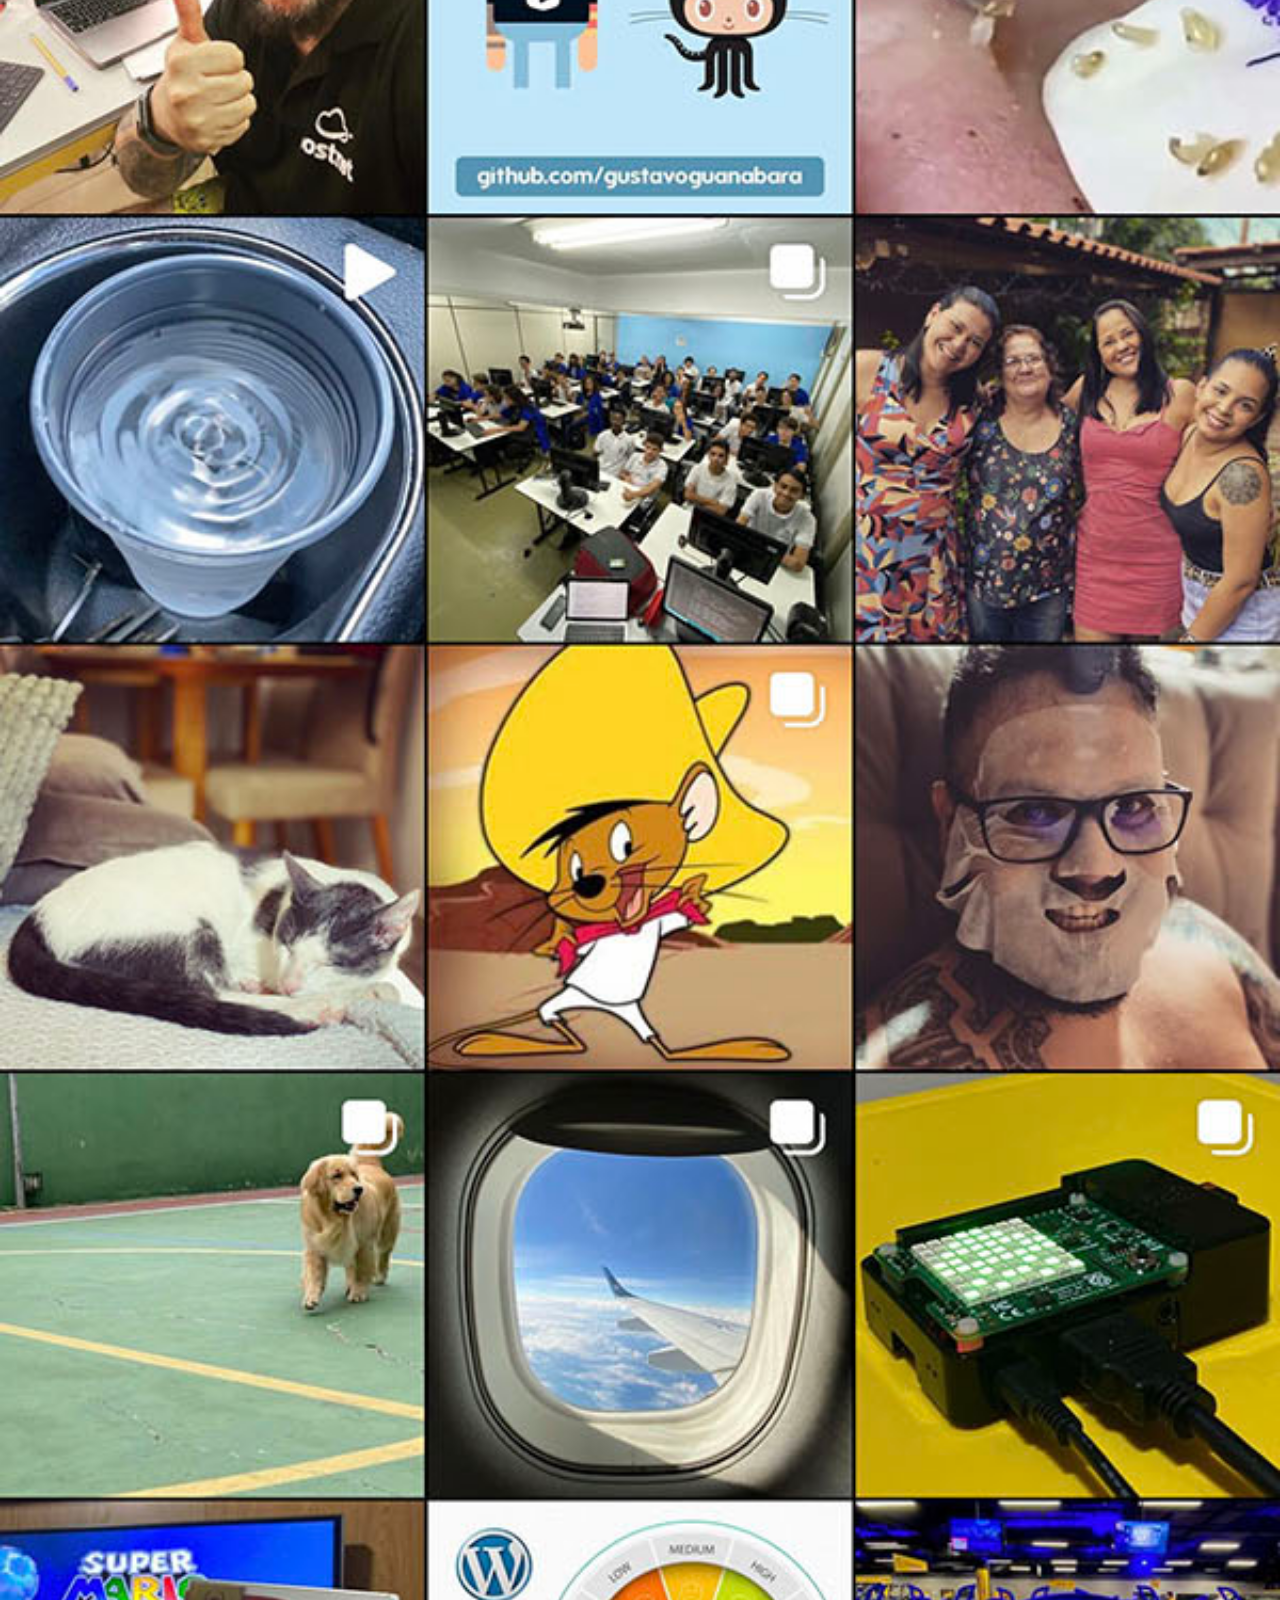
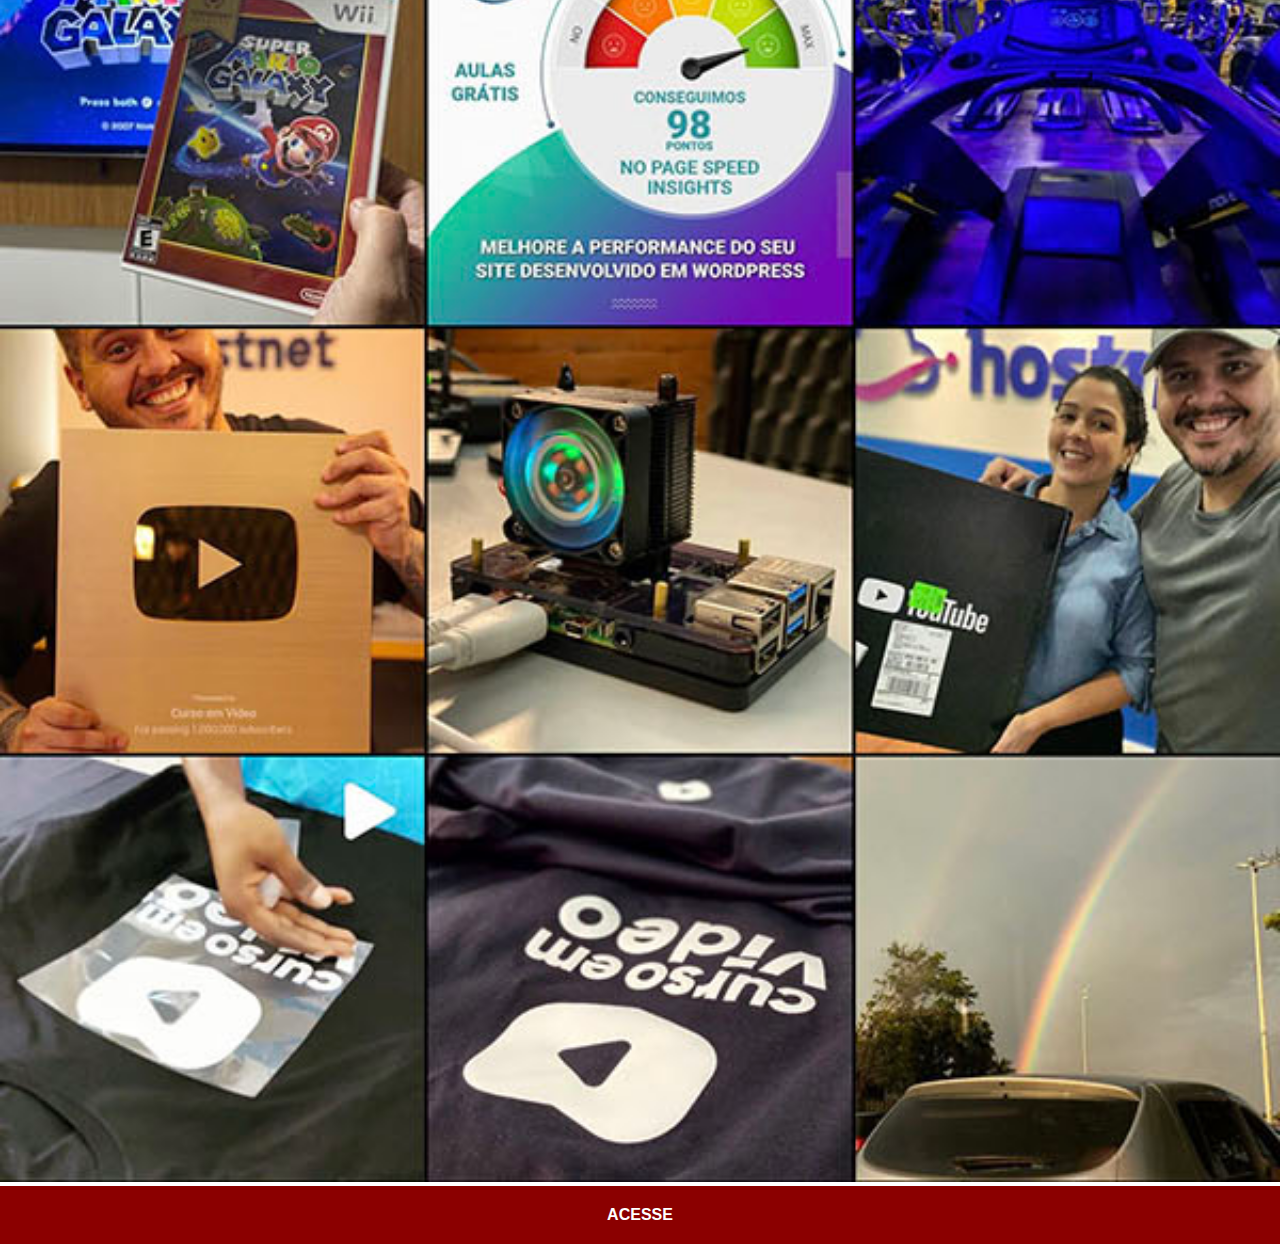
<file: instagram.html>
<!DOCTYPE html>
<html lang="pt-br">
  <head>
    <meta charset="UTF-8" />
    <meta http-equiv="X-UA-Compatible" content="IE=edge" />
    <meta name="viewport" content="width=device-width, initial-scale=1.0" />
    <title>YouTube</title>
    <link rel="stylesheet" href="estilos/social.css" />
  </head>
  <body>
    <img src="imagens/tela-instagram.jpg" alt="YouTube" />
    <a href="https://www.instagram.com/gustavoguanabara/" target="blank">
      ACESSE</a
    >
  </body>
</html>
</file>
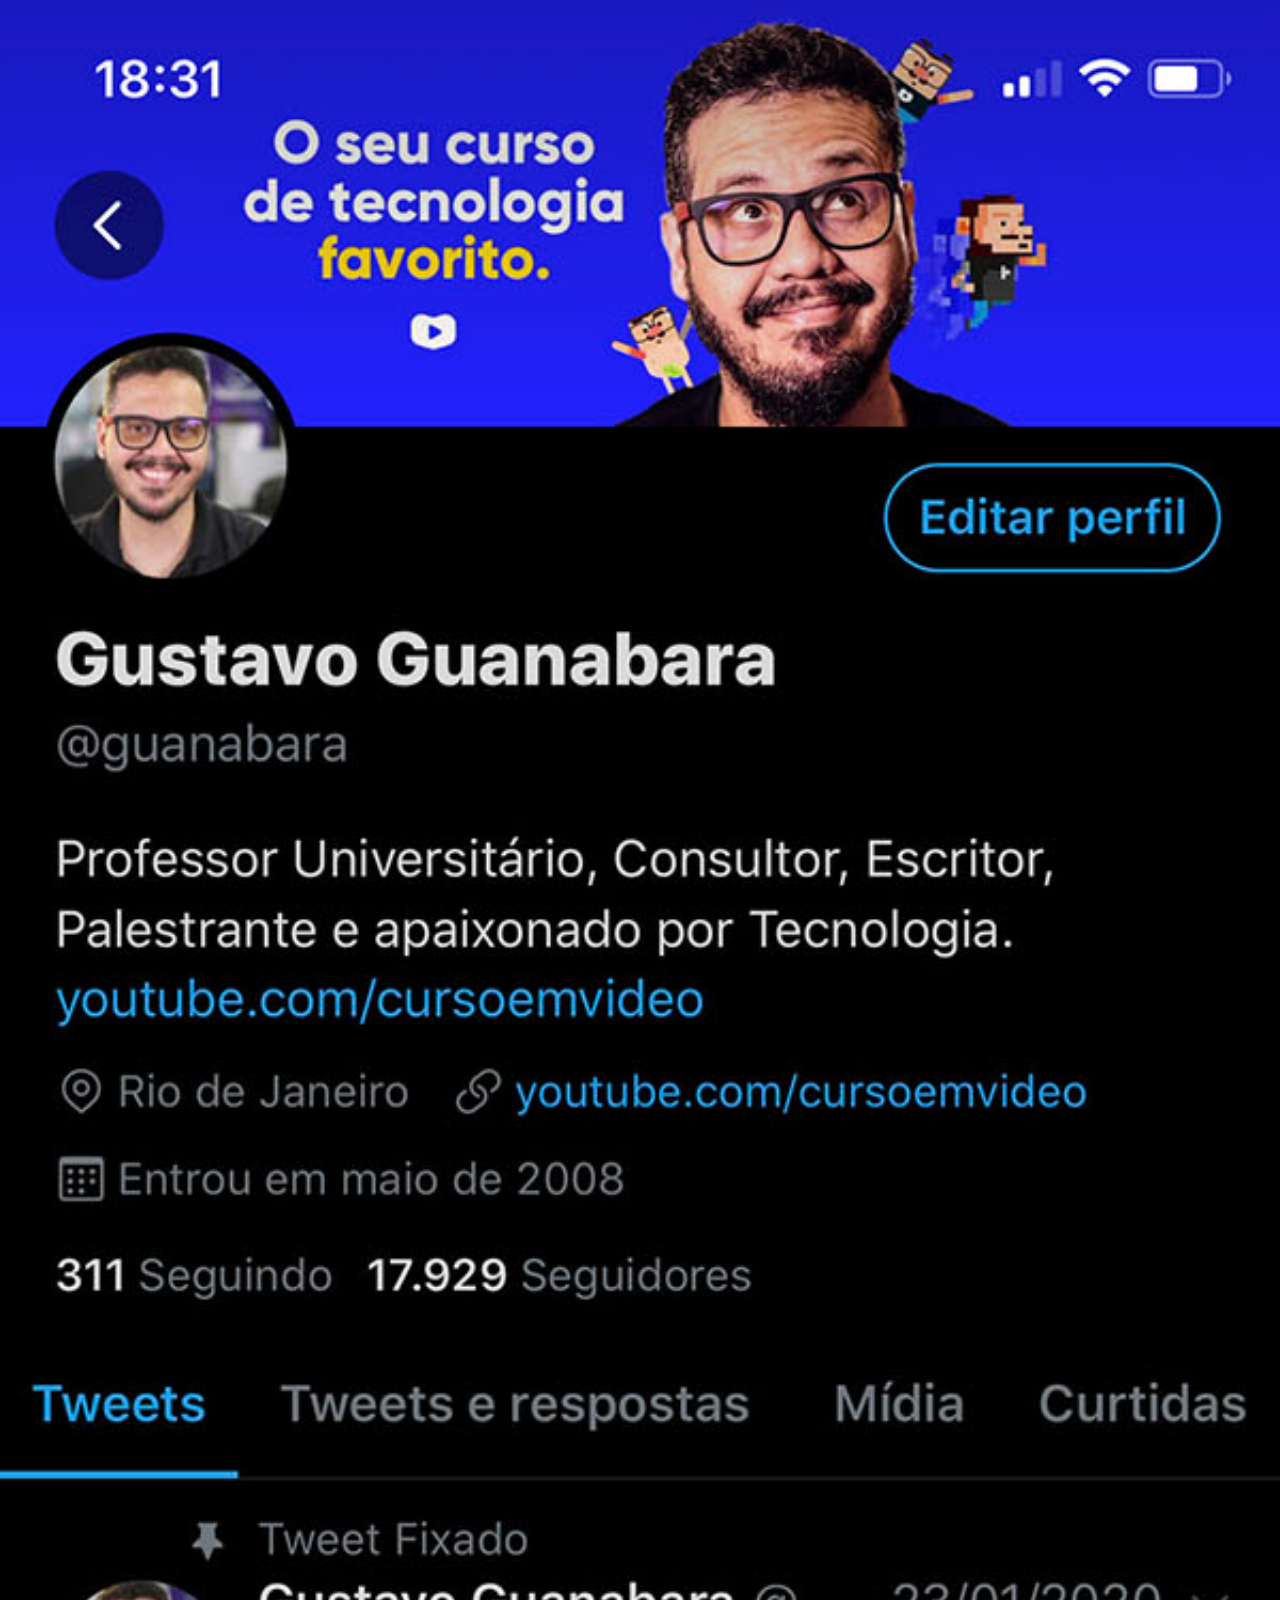
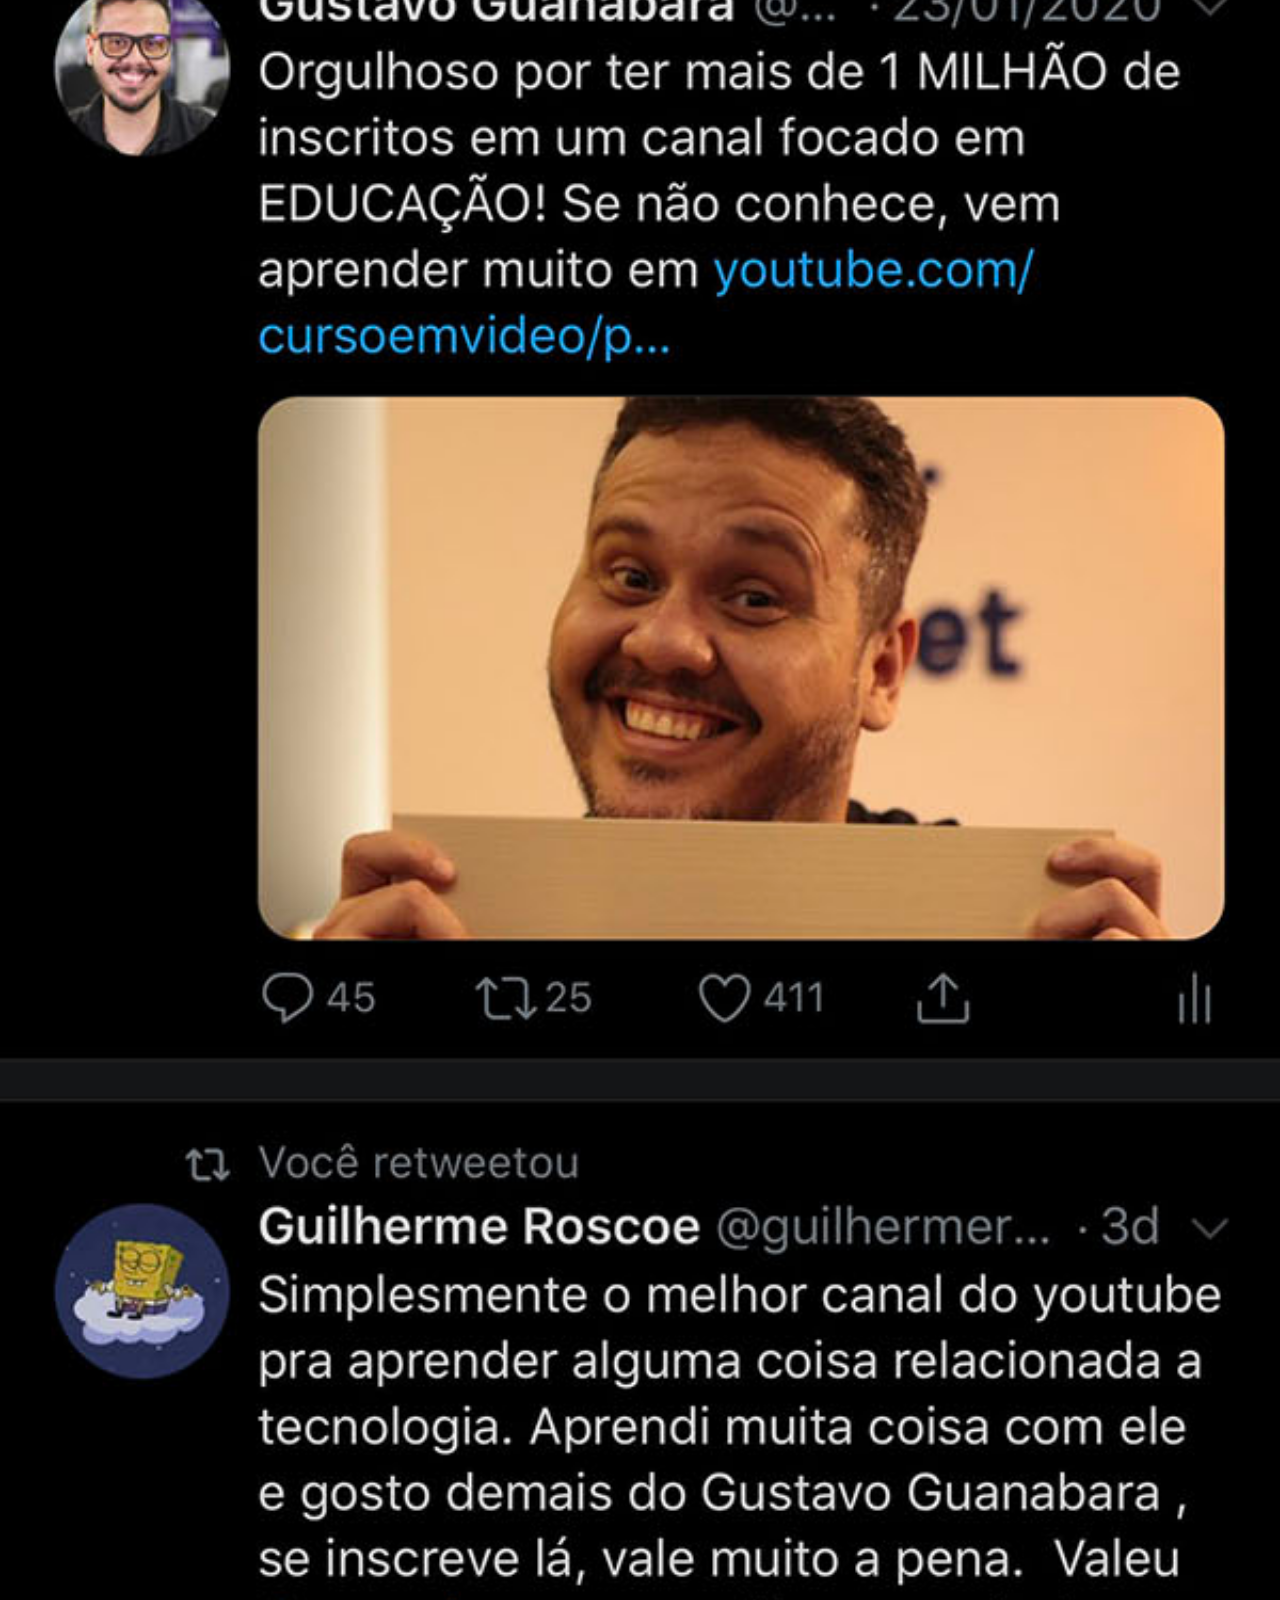
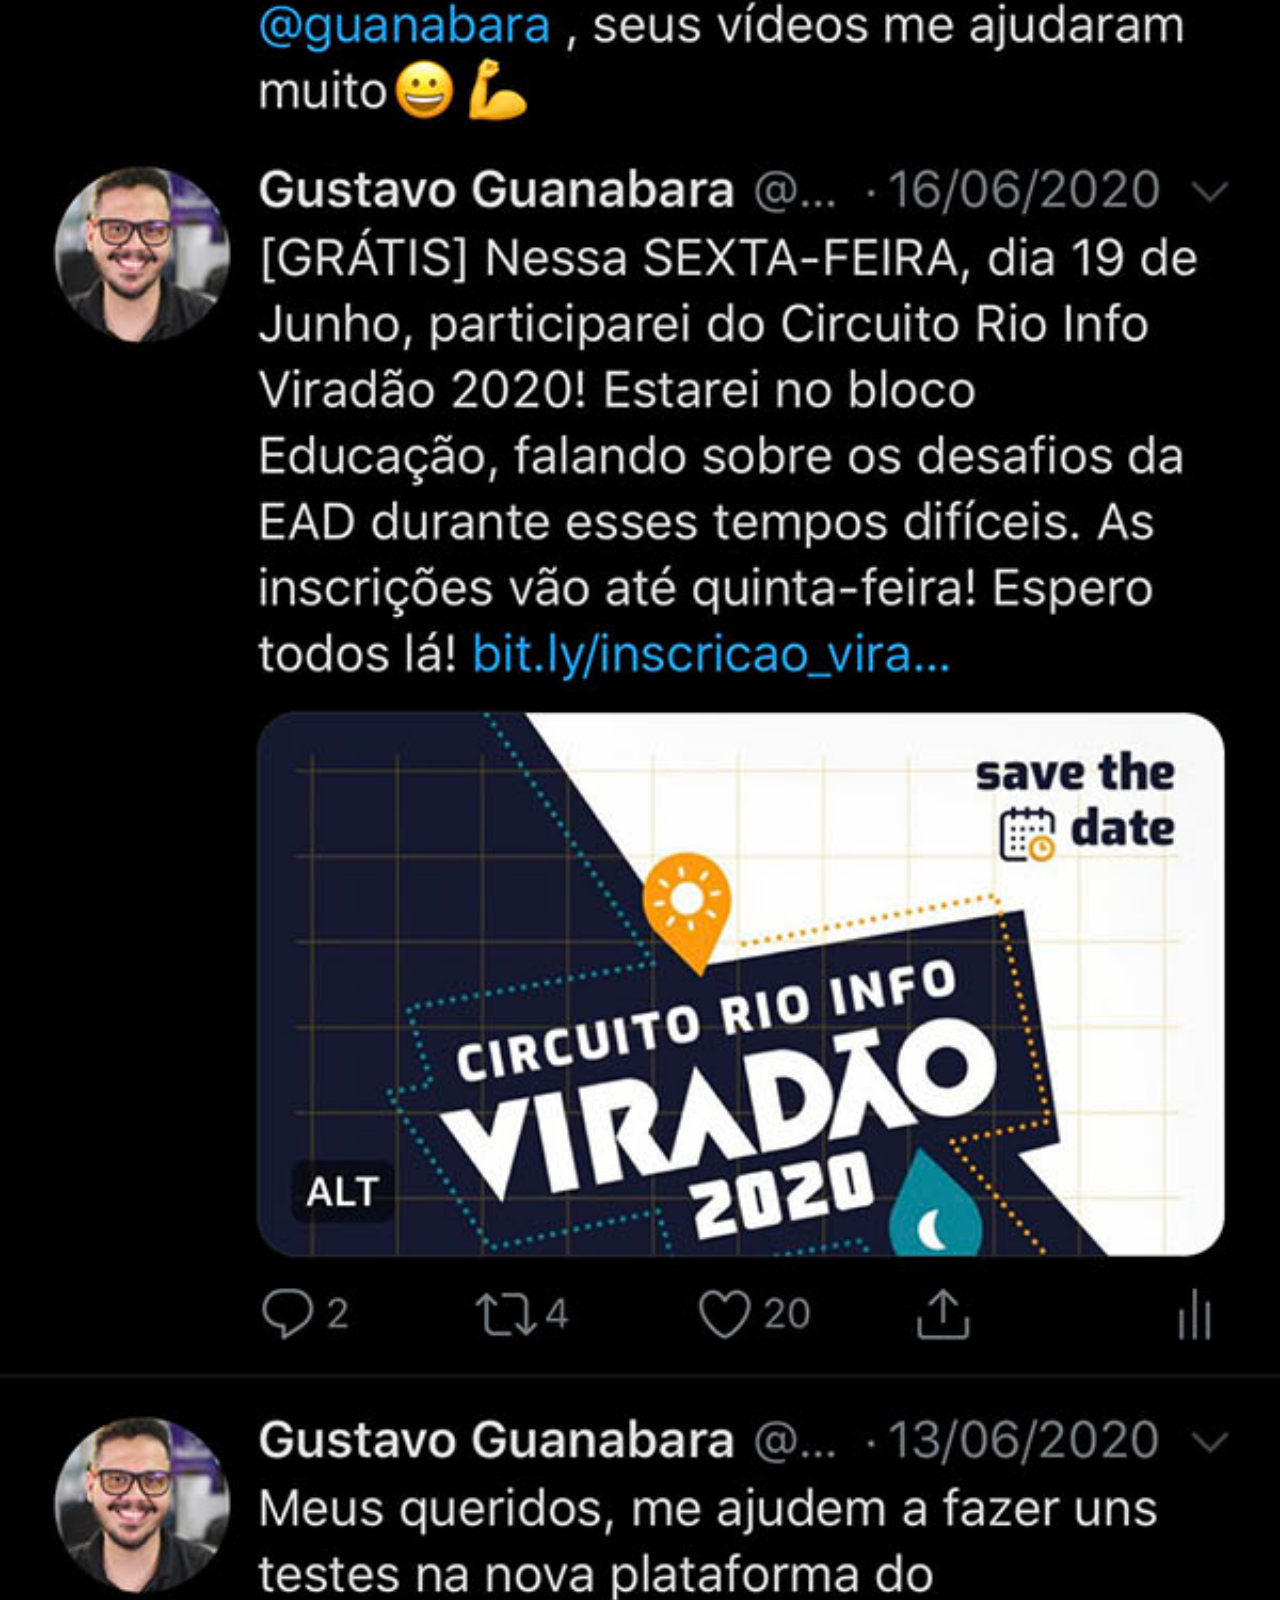
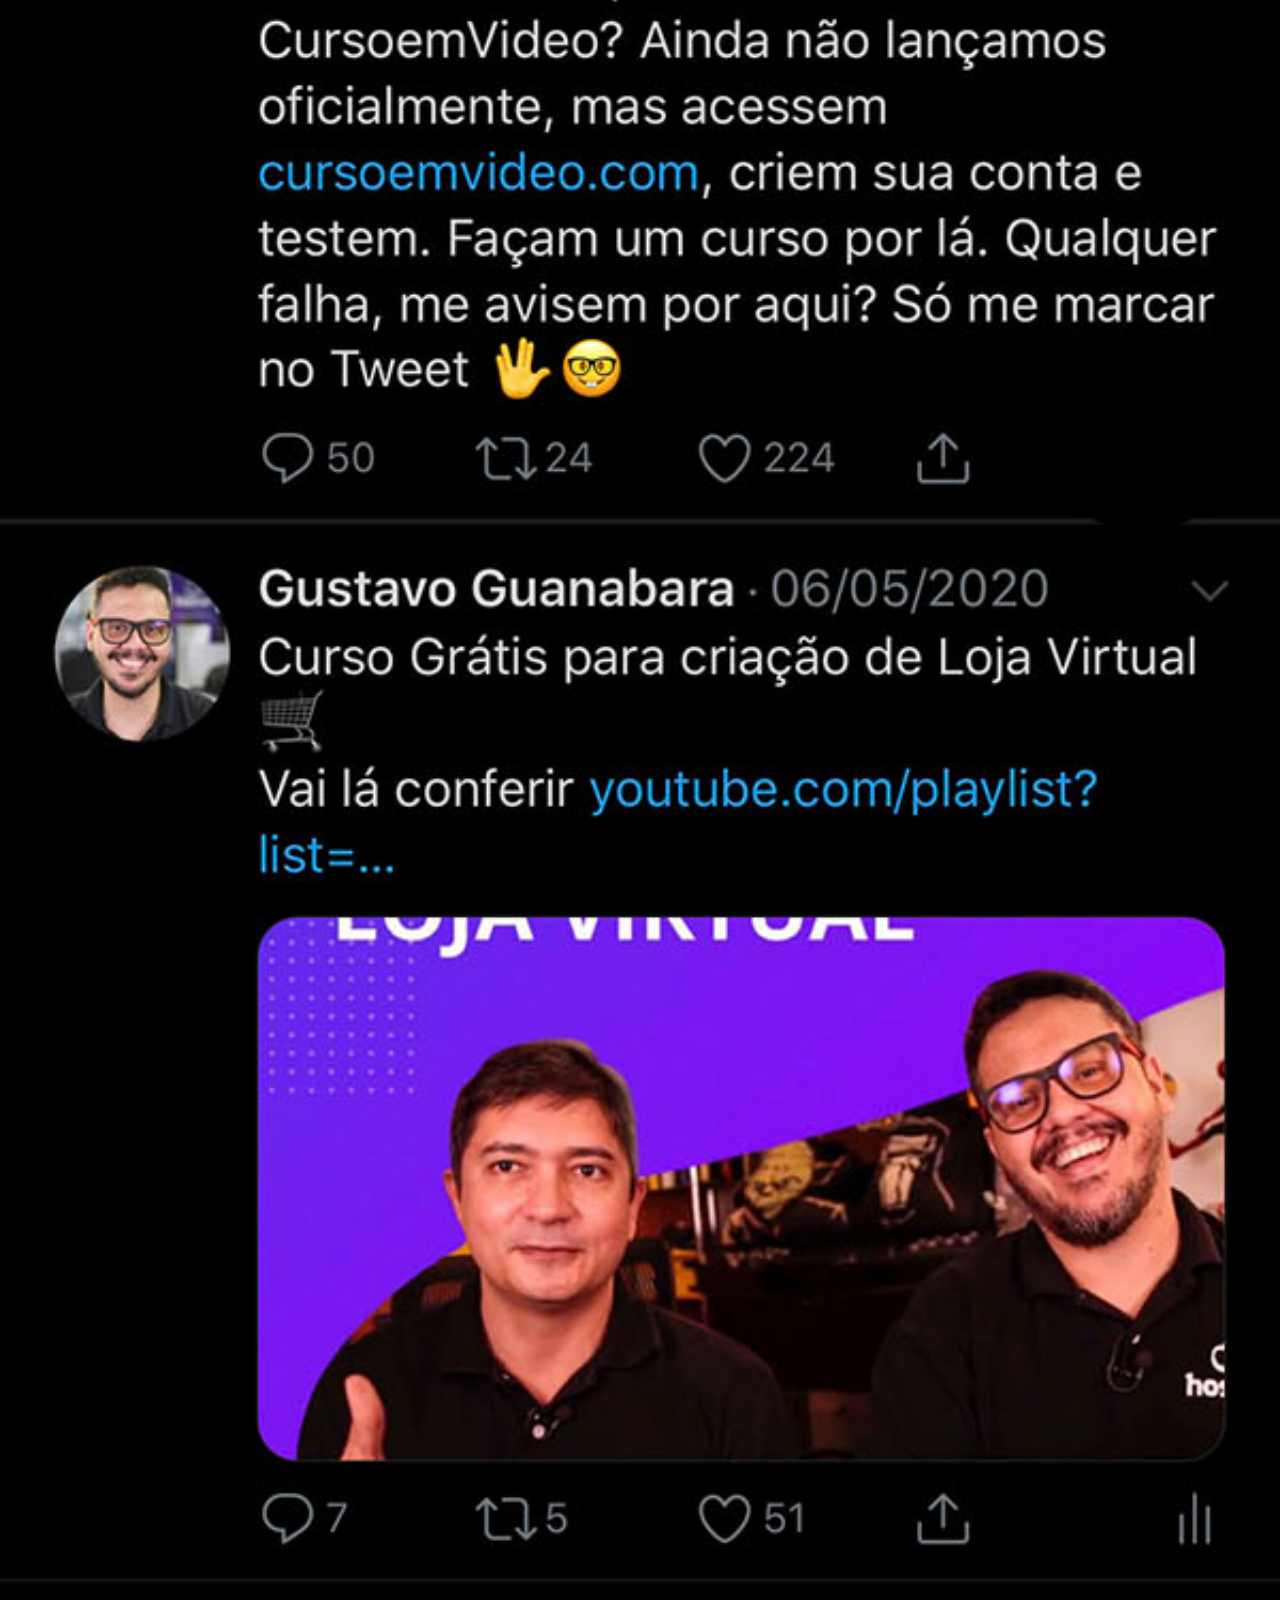
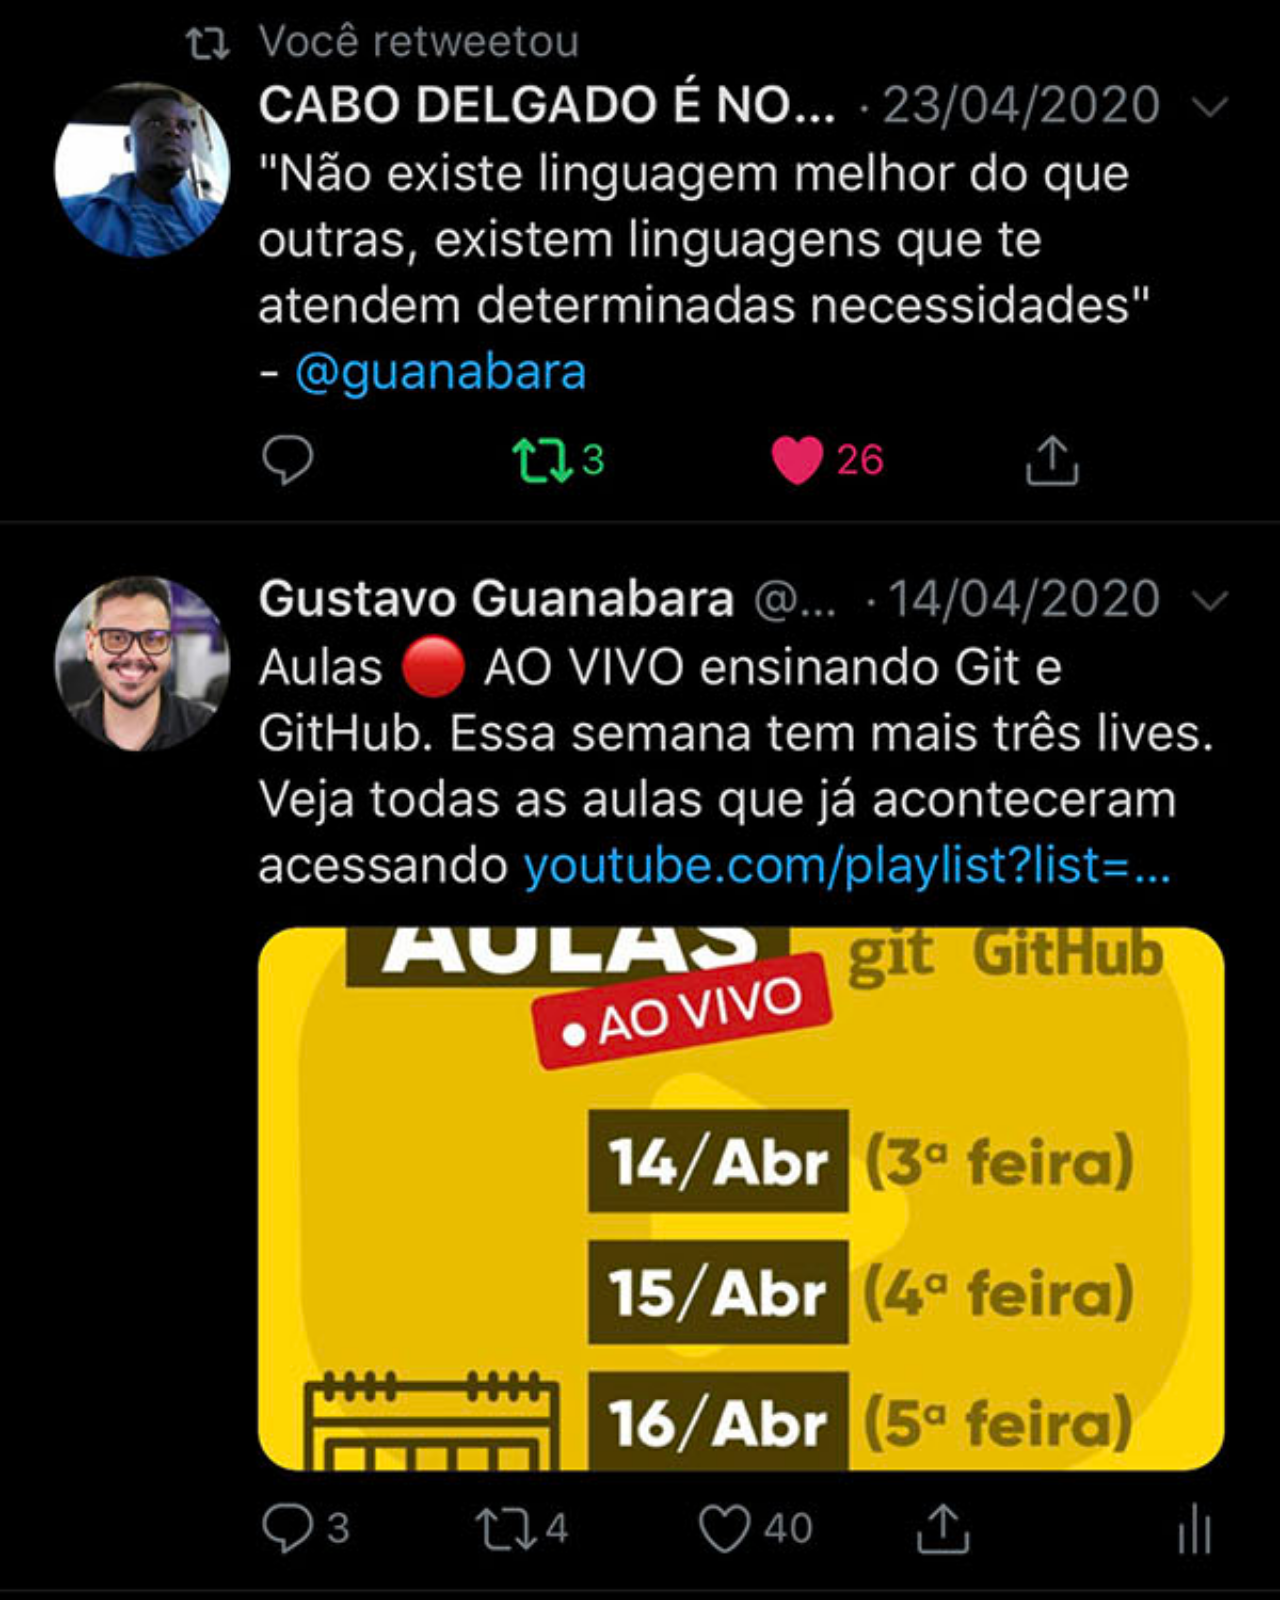
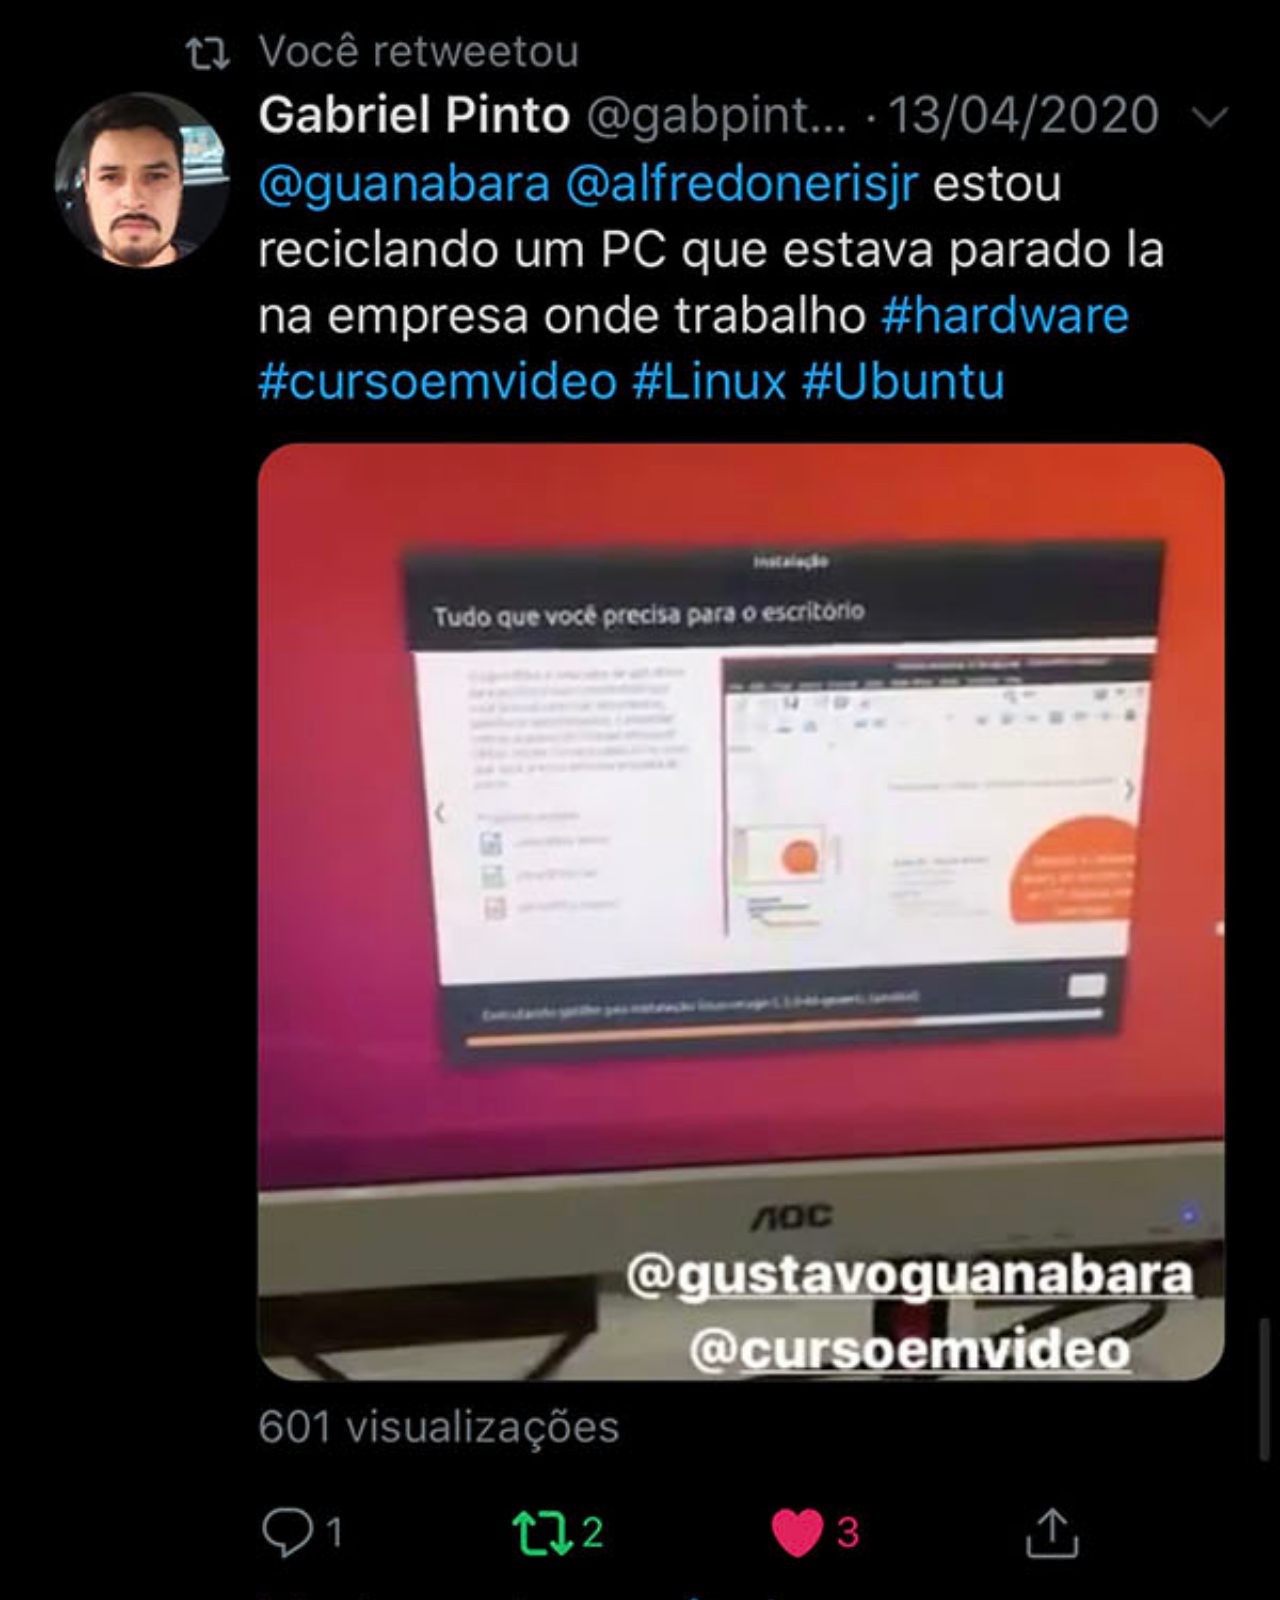
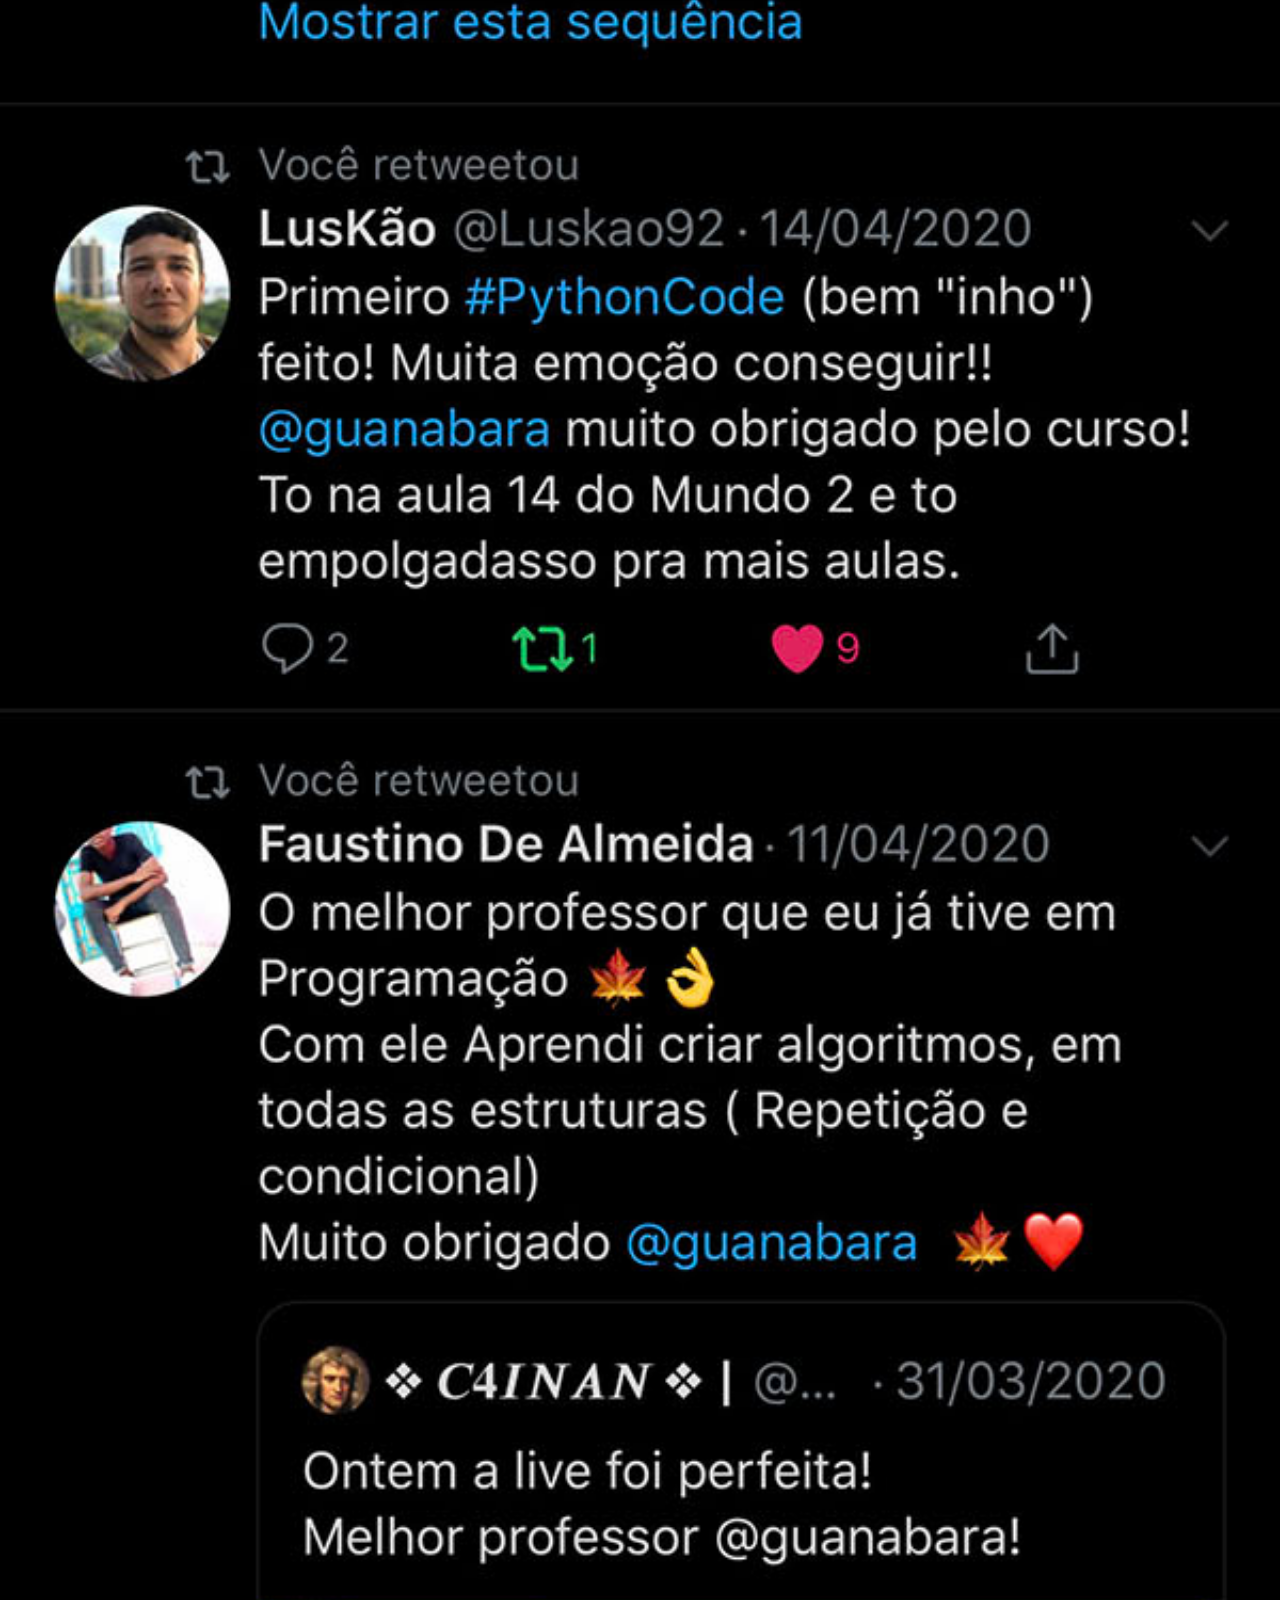
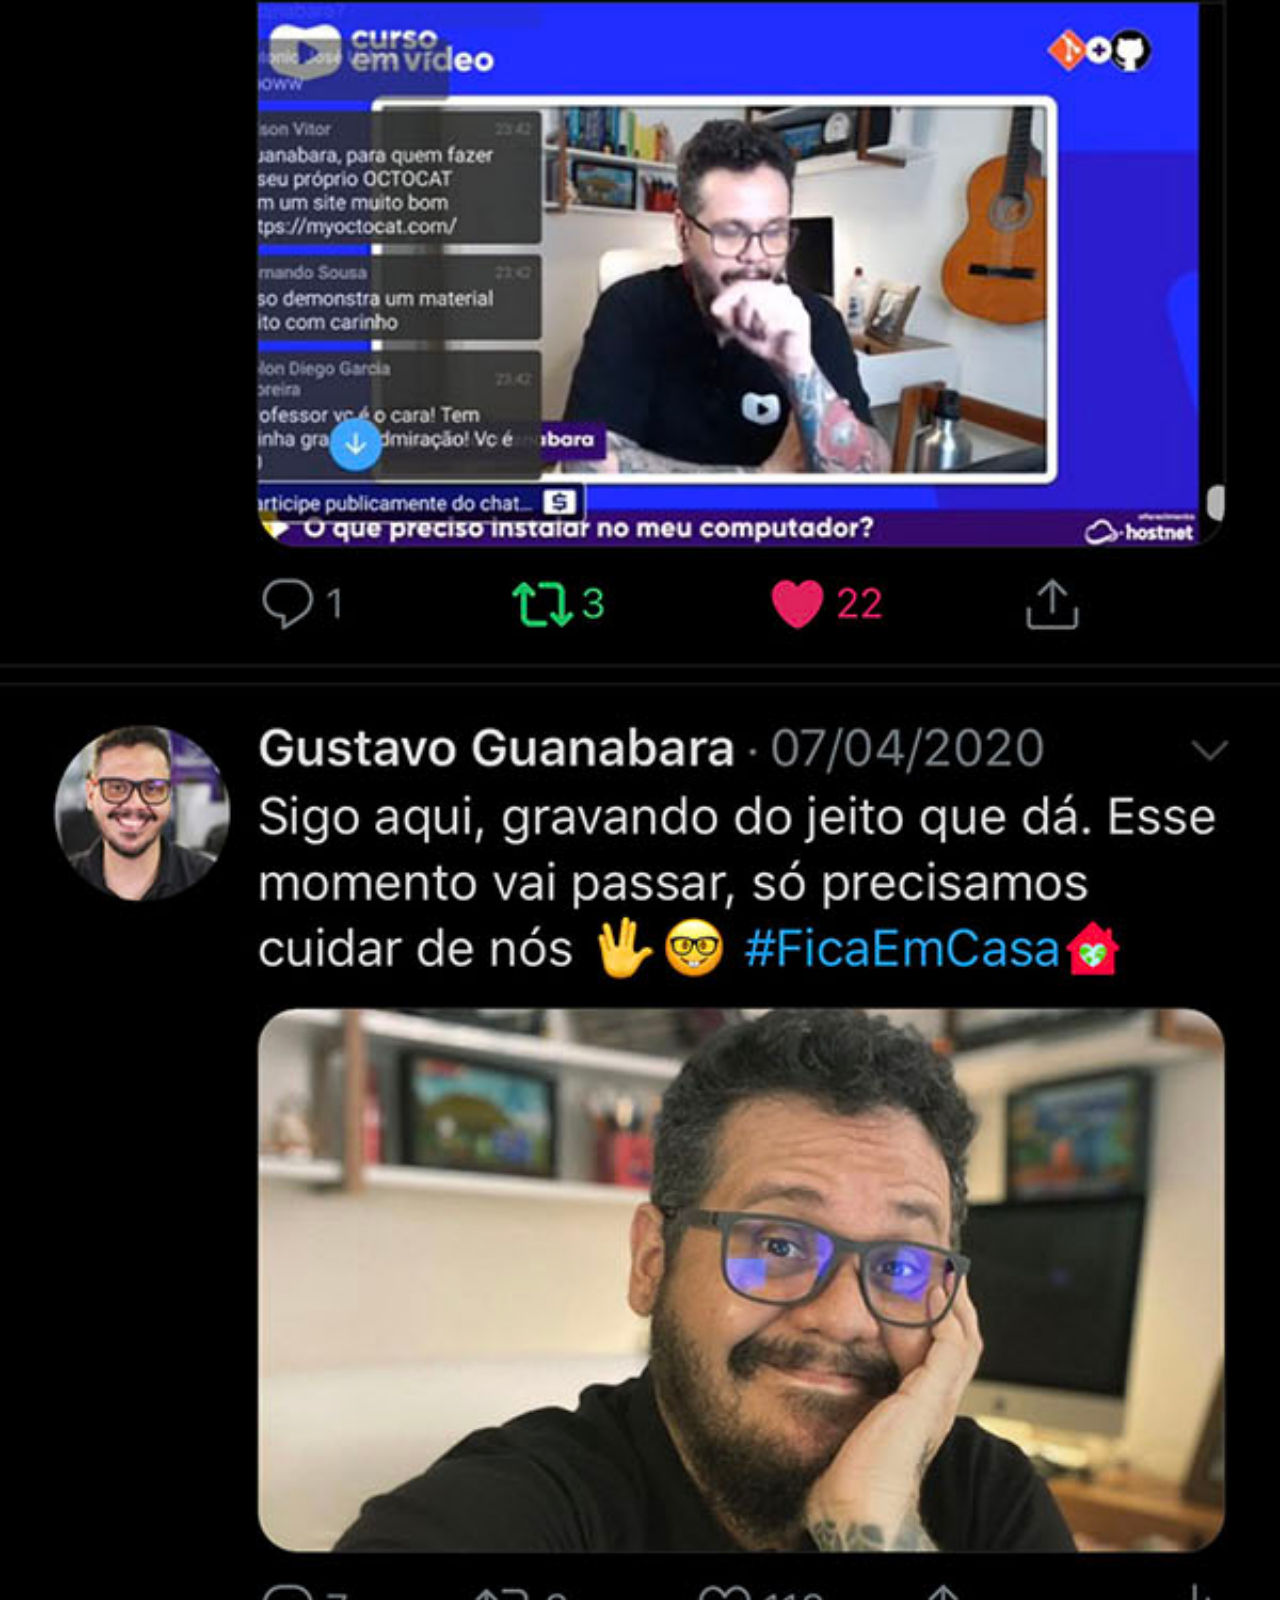
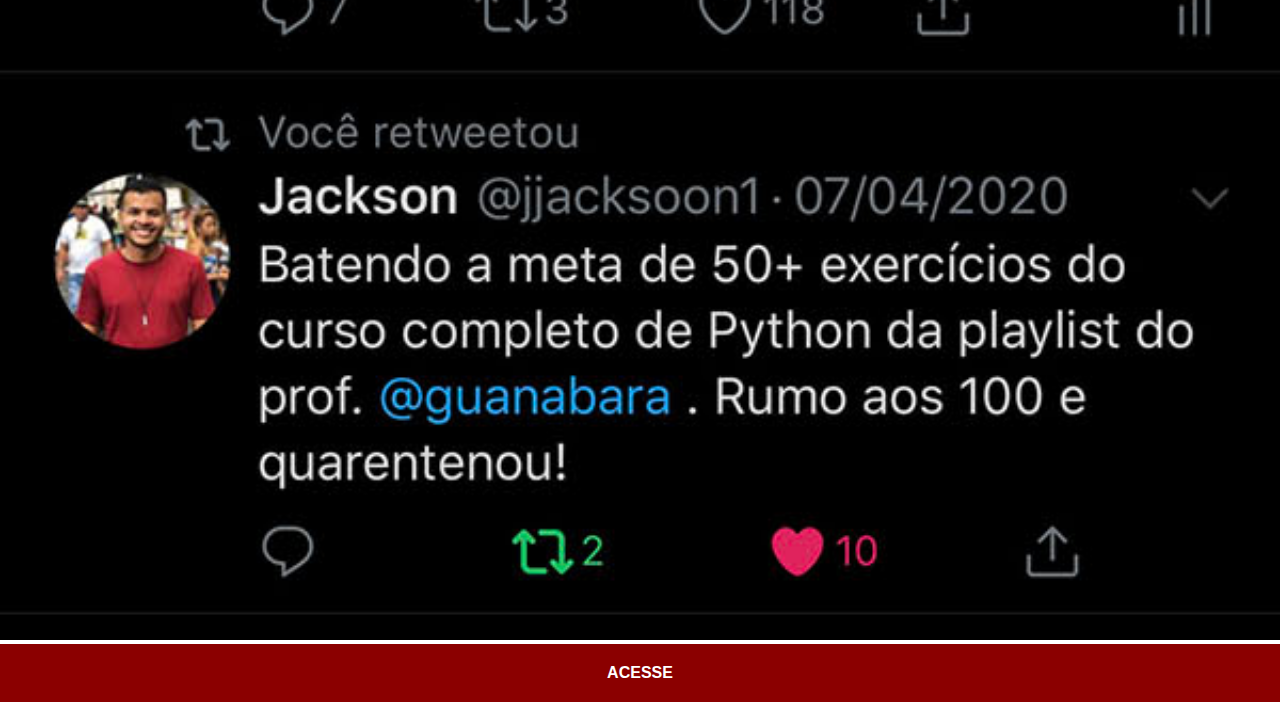
<file: twitter.html>
<!DOCTYPE html>
<html lang="pt-br">
  <head>
    <meta charset="UTF-8" />
    <meta http-equiv="X-UA-Compatible" content="IE=edge" />
    <meta name="viewport" content="width=device-width, initial-scale=1.0" />
    <title>Twitter</title>
    <link rel="stylesheet" href="estilos/social.css" />
  </head>
  <body>
    <img src="imagens/tela-twitter.jpg" alt="Twitter" />
    <a href="https://twitter.com/guanabara" target="blank">ACESSE</a>
  </body>
</html>
</file>
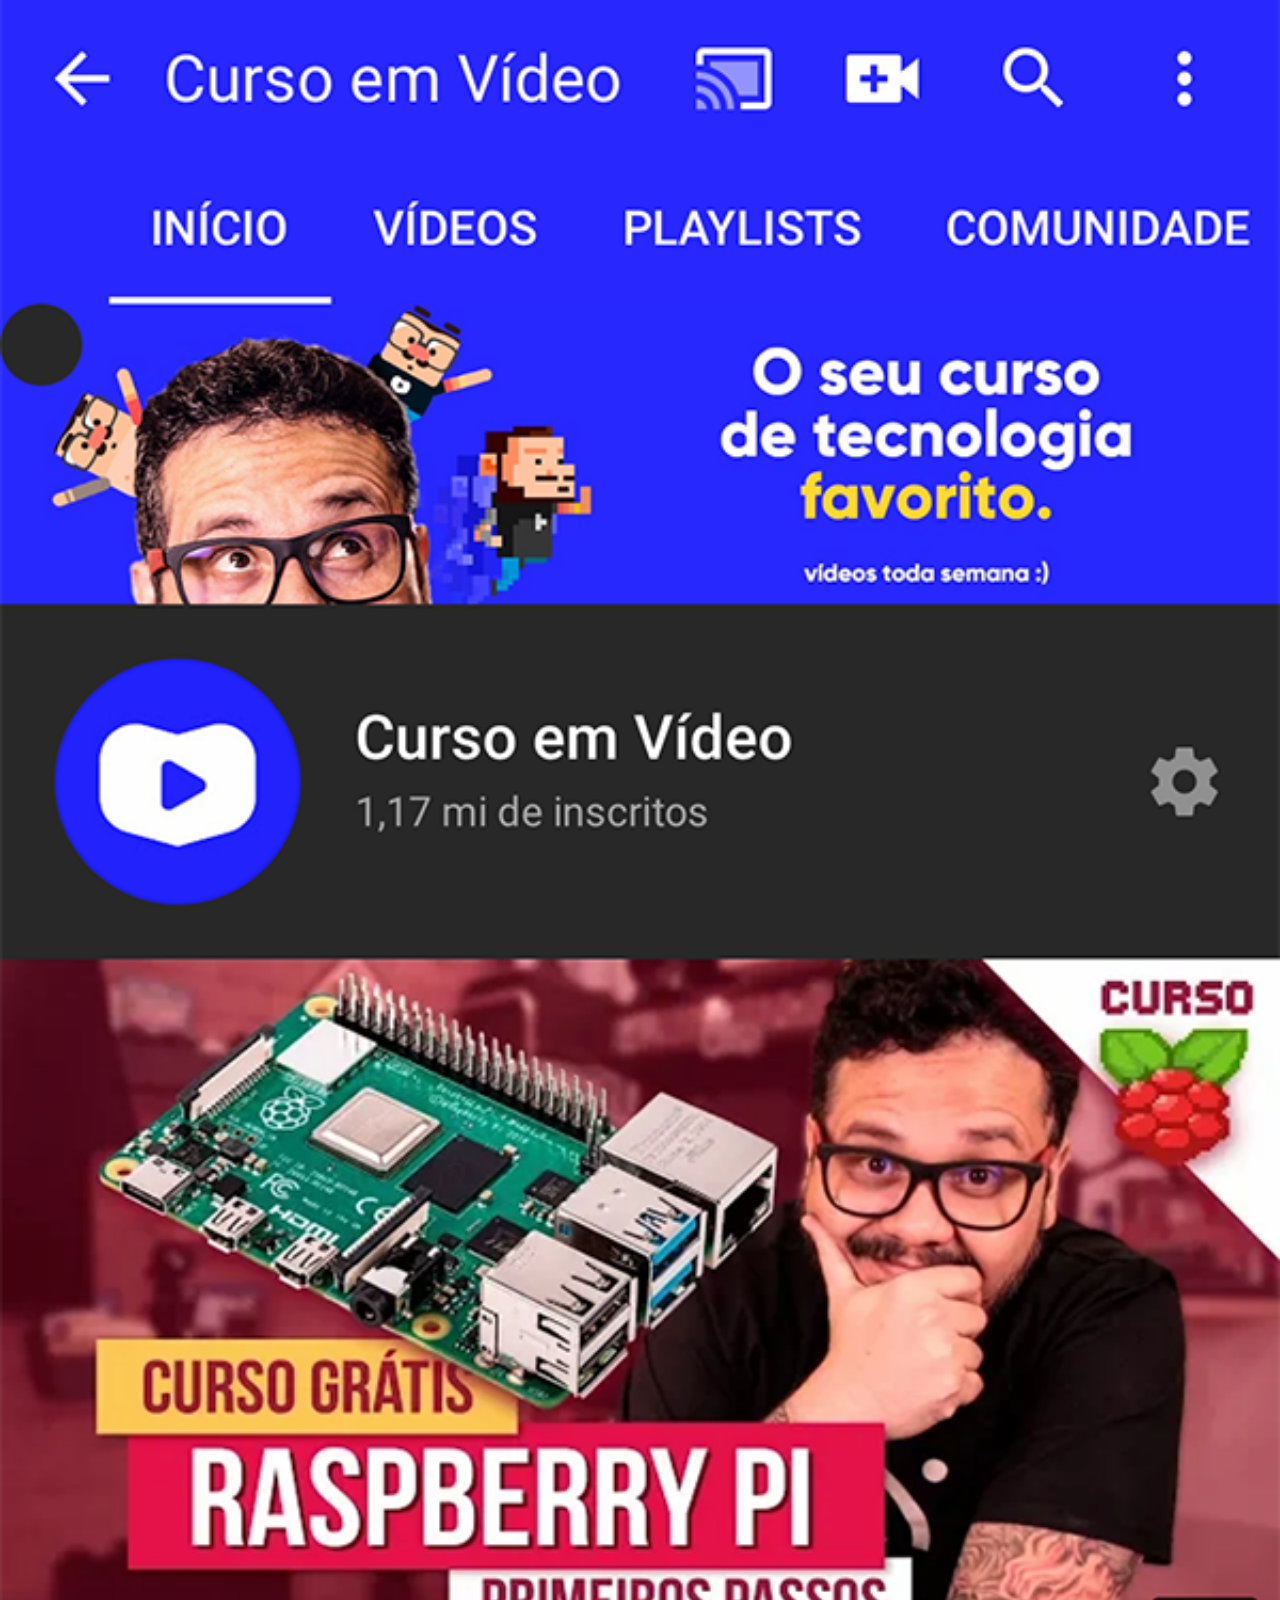
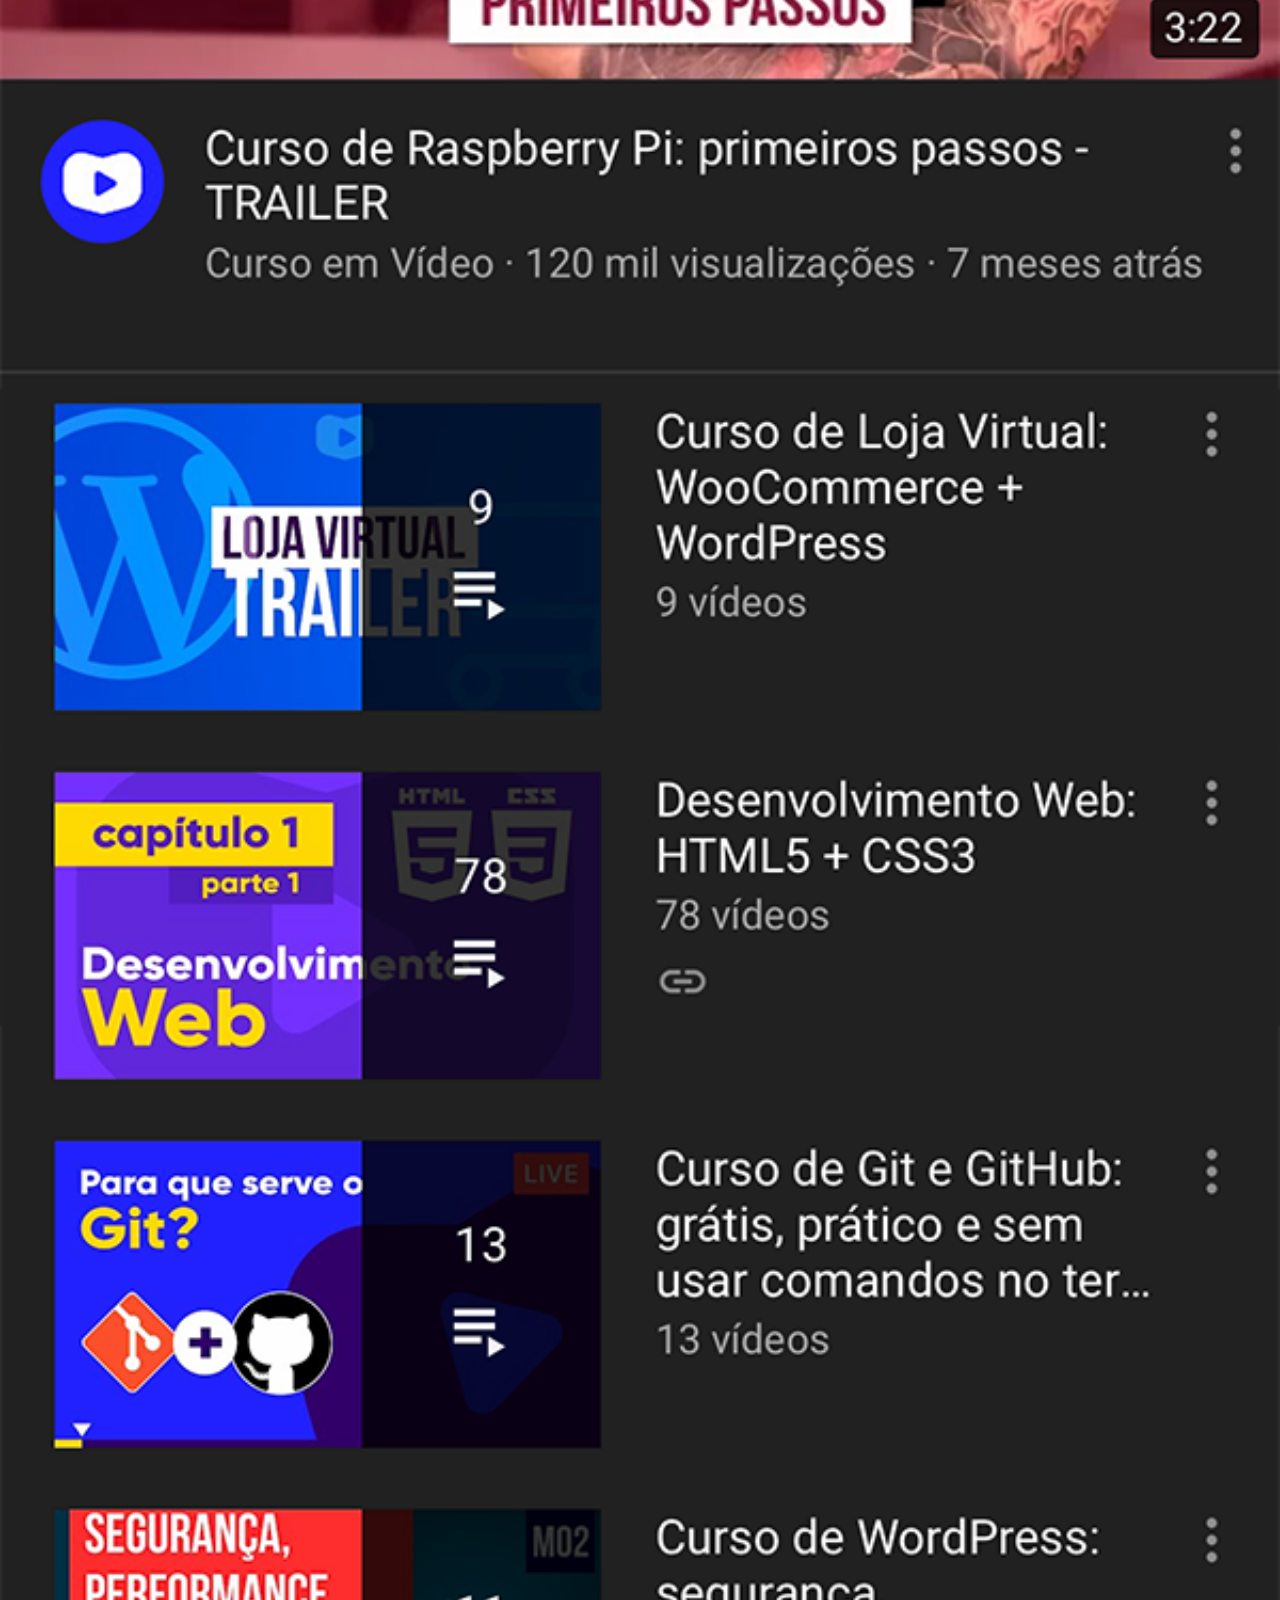
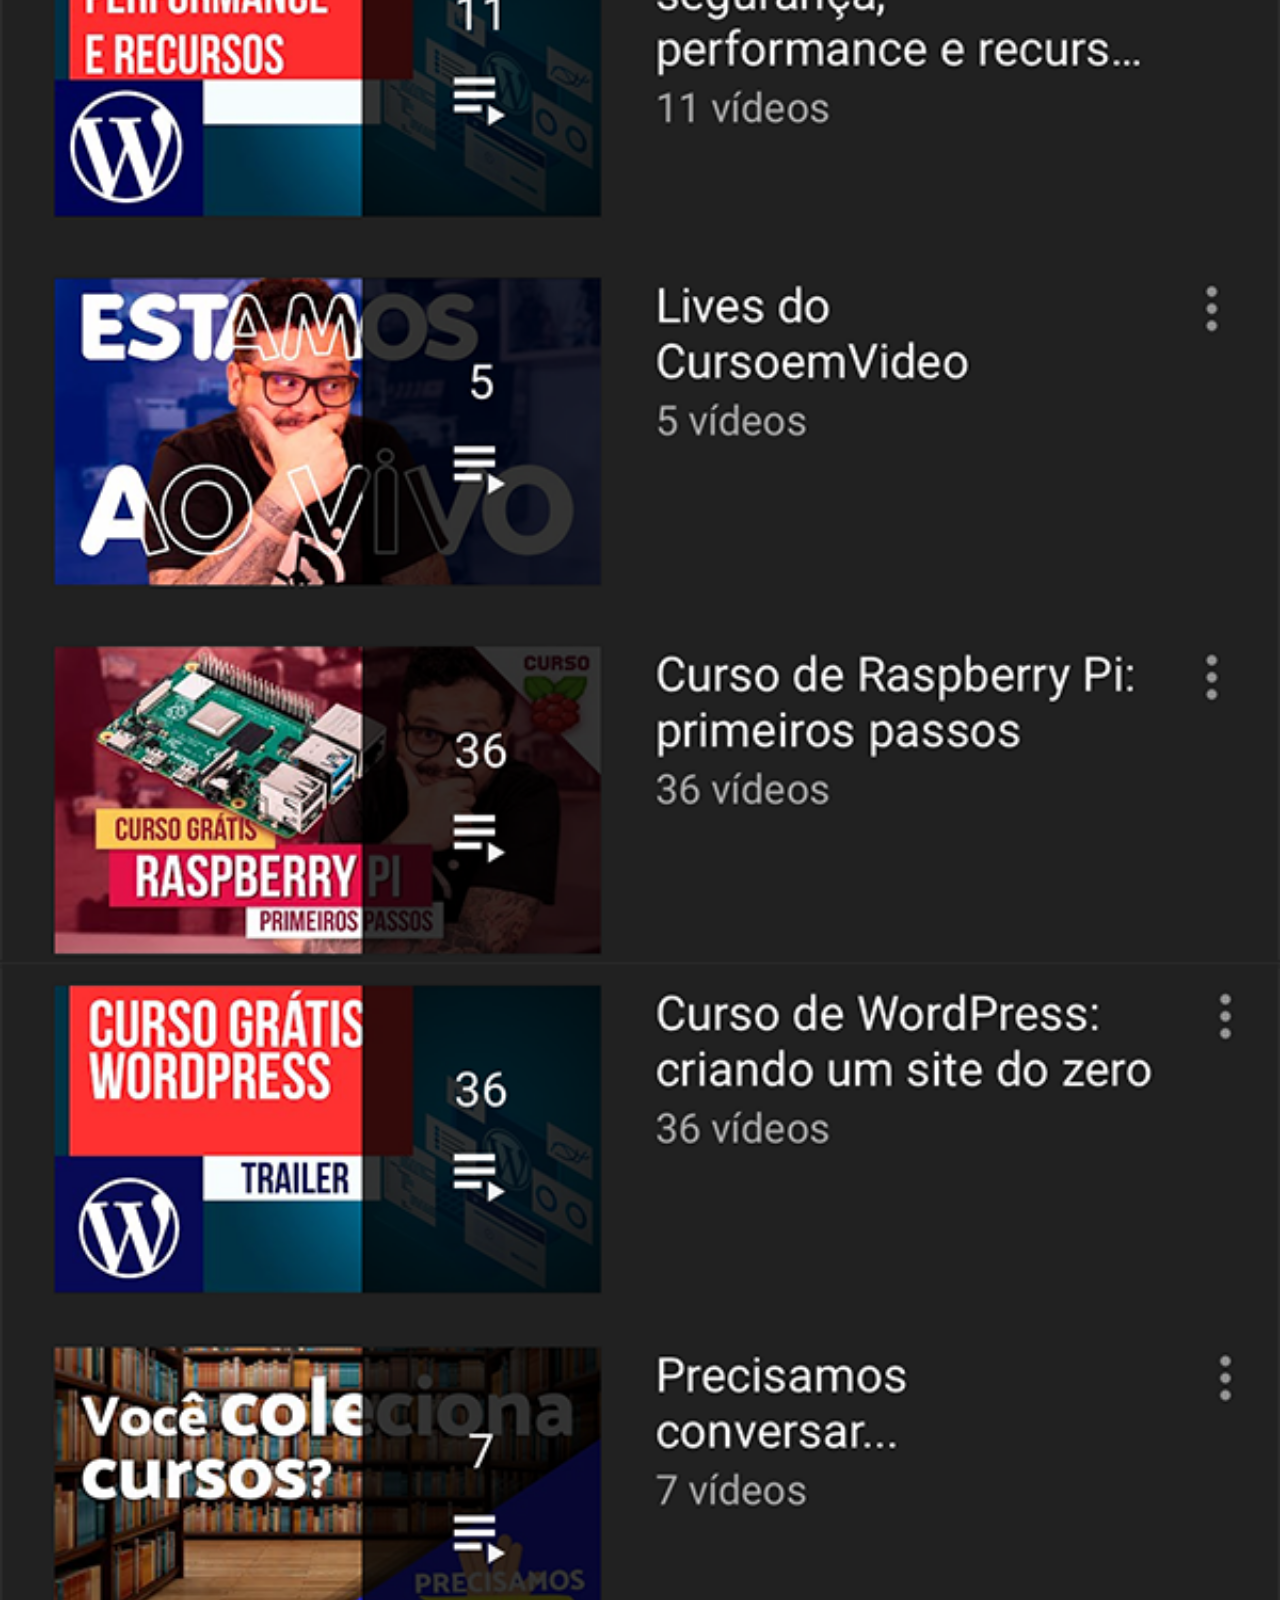
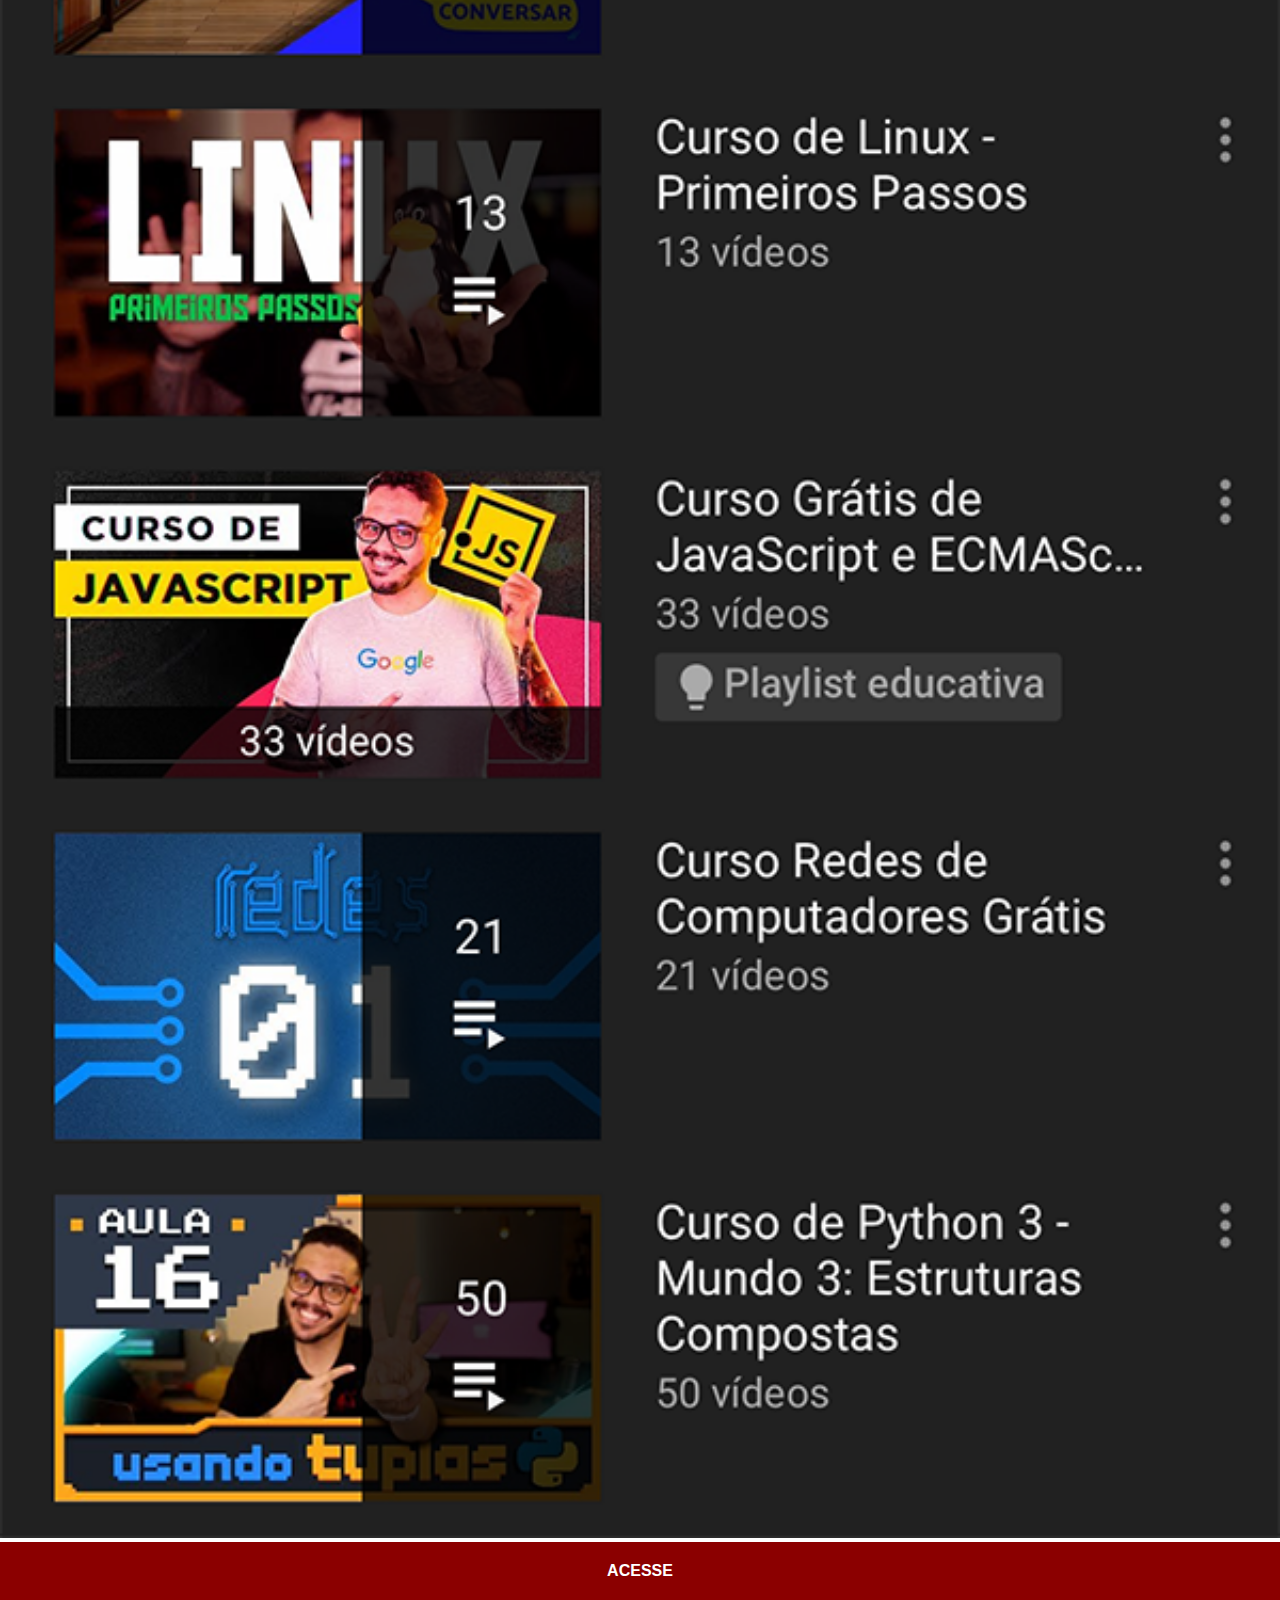
<file: youtube.html>
<!DOCTYPE html>
<html lang="pt-br">
  <head>
    <meta charset="UTF-8" />
    <meta http-equiv="X-UA-Compatible" content="IE=edge" />
    <meta name="viewport" content="width=device-width, initial-scale=1.0" />
    <title>YouTube</title>
    <link rel="stylesheet" href="estilos/social.css" />
  </head>
  <body>
    <img src="imagens/tela-youtube.png" alt="YouTube" />
    <a href="https://www.youtube.com/@CursoemVideo/playlists" target="blank">
      ACESSE</a
    >
  </body>
</html>
</file>
<file: estilos/style.css>
@charset "UTF-8";


*{
  margin: 0px;
  padding: 0px;
  font-family: Arial, Helvetica, sans-serif;
}

html, body{
  height: 100vh;
  width: 100vw ;
  background-color: black;
}


body{
  background: url('../imagens/fundo-madeira.jpg') no-repeat top center;
  background-size: cover;
  background-attachment: fixed;
}


main{
  height: 100vh;
  position: relative;
  
}


section#telefone{
  position: absolute;
  top: 50%;
  left: 50%;
  transform: translate(-50%,-50%);

  
  height: 627px;
  width: 311px;
  background: url('../imagens/frame-iphone.png') no-repeat;
  

}


iframe#tela{
  position: relative;
  top: 80px;
  left: 22px;
  width: 267px;
  height: 471px;


}

section#redes-sociais{
  text-align: right;
}

section#redes-sociais img {
    width: 50px;
    margin: 10px;
    border-radius: 50%;
    box-shadow: 2px 2px 5px rgba(0, 0, 0, 0.404);
    box-sizing: border-box;
}

section#redes-sociais img:hover{
  border: 2px solid rgba(255, 255, 255, 0.26);
  transform: translate(-3px, -3px);
  box-shadow: 5px 5px 10px rgba(0, 0, 0, 0.644);
  transition: transform 0.25s, border 1s;
}
</file>
<file: estilos/social.css>
* {
  margin: 0px;
  padding: 0px;
  font-family: Arial, Helvetica, sans-serif;
}

::-webkit-scrollbar {
  width: 0px;
  height: 0px;
}

img {
  width: 100vw;
}

a {
  display: block;
  background-color: darkred;
  color: white;
  padding: 20px;
  text-align: center;
  font-weight: bolder;
  text-decoration: none;
}

a:hover {
  background-color: red;
}
</file>
